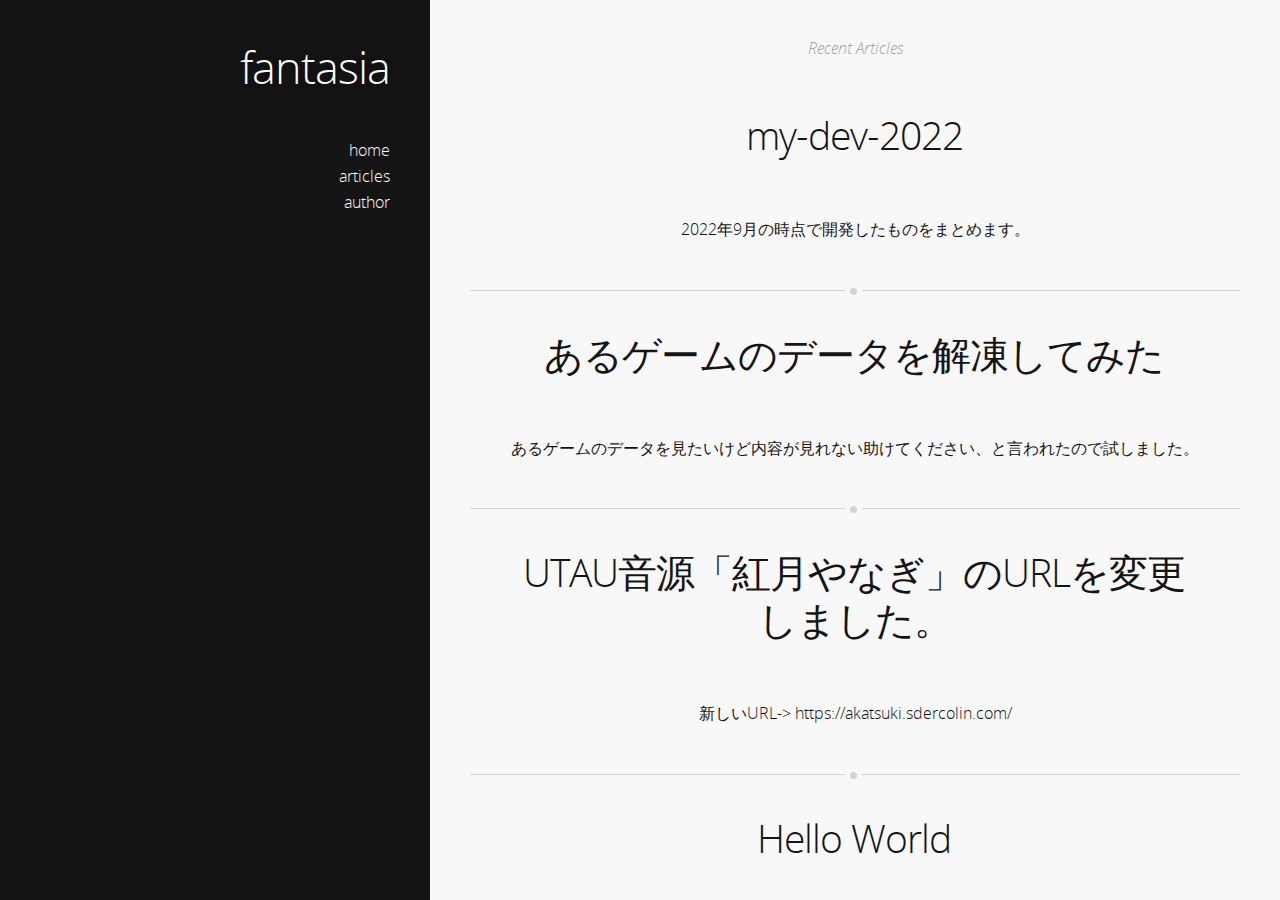
<file: index.html>
<!DOCTYPE html><html lang="en-us"><head><meta charset="UTF-8"><meta http-equiv="X-UA-Compatible" content="IE=edge,chrome=1"><title>fantasia</title><meta name="description"><meta name="generator" content="fantasia"><meta name="author" content="sdercolin"><meta name="keywords"><meta name="HandheldFriendly" content="True"><meta name="MobileOptimized" content="320"><meta name="viewport" content="width=device-width,initial-scale=1.0,maximum-scale=1,user-scalable=0"><link rel="stylesheet" type="text/css" href="/styles/screen.css"><link rel="apple-touch-icon" sizes="57x57" href="/images/apple-touch-icon-57x57.png"><link rel="apple-touch-icon" sizes="60x60" href="/images/apple-touch-icon-60x60.png"><link rel="apple-touch-icon" sizes="72x72" href="/images/apple-touch-icon-72x72.png"><link rel="apple-touch-icon" sizes="76x76" href="/images/apple-touch-icon-76x76.png"><link rel="apple-touch-icon" sizes="114x114" href="/images/apple-touch-icon-114x114.png"><link rel="apple-touch-icon" sizes="120x120" href="/images/apple-touch-icon-120x120.png"><link rel="apple-touch-icon" sizes="144x144" href="/images/apple-touch-icon-144x144.png"><link rel="apple-touch-icon" sizes="152x152" href="/images/apple-touch-icon-152x152.png"><link rel="apple-touch-icon" sizes="180x180" href="/images/apple-touch-icon-180x180.png"><link rel="icon" type="image/png" sizes="16x16" href="/images/favicon-16x16.png"><link rel="icon" type="image/png" sizes="32x32" href="/images/favicon-32x32.png"><link rel="icon" type="image/png" sizes="96x96" href="/images/favicon-96x96.png"><link rel="icon" type="image/png" sizes="128x128" href="/images/favicon-128.png"><link rel="icon" type="image/png" sizes="196x196" href="/images/favicon-196x196.png"><meta name="msapplication-TileColor" content="#FFFFFF"><meta name="msapplication-TileImage" content="mstile-144x144.png"><meta name="msapplication-square70x70logo" content="mstile-70x70.png"><meta name="msapplication-square150x150logo" content="mstile-150x150.png"><meta name="msapplication-wide310x150logo" content="mstile-310x150.png"><meta name="msapplication-square310x310logo" content="mstile-310x310.png"><link rel="stylesheet" href="/css/prism.css" type="text/css"></head><body itemscope itemtype="https://schema.org/WebPage"><header itemscope itemtype="https://schema.org/WPHeader"><h1><a href="/" alt="fantasia" title="fantasia" itemprop="headline">fantasia</a></h1><p itemprop="description"></p><nav itemscope itemtype="https://schema.org/SiteNavigationElement"><ul><li itemprop="name"><a href="/ " alt="home" title="home" itemprop="url">home</a></li><li itemprop="name"><a href="/articles" alt="articles" title="articles" itemprop="url">articles</a></li><li itemprop="name"><a href="/author" alt="author" title="author" itemprop="url">author</a></li></ul></nav><div class="space"></div></header><main itemscope itemtype="https://schema.org/Blog"><h4 class="page-title">Recent Articles</h4><a href="/posts/my-dev-2022/" class="article"><article itemscope itemprop="blogPost" itemtype="https://schema.org/BlogPosting" class="item"><h2 itemprop="headline">my-dev-2022</h2><span class="post-meta"></span><p itemprop="text" class="post-excerpt">2022年9月の時点で開発したものをまとめます。</p></article></a><a href="/posts/unzip-dat/" class="article"><article itemscope itemprop="blogPost" itemtype="https://schema.org/BlogPosting" class="item"><h2 itemprop="headline">あるゲームのデータを解凍してみた</h2><span class="post-meta"></span><p itemprop="text" class="post-excerpt">あるゲームのデータを見たいけど内容が見れない助けてください、と言われたので試しました。</p></article></a><a href="/posts/yanagi-migration/" class="article"><article itemscope itemprop="blogPost" itemtype="https://schema.org/BlogPosting" class="item"><h2 itemprop="headline">UTAU音源「紅月やなぎ」のURLを変更しました。</h2><span class="post-meta"></span><p itemprop="text" class="post-excerpt">新しいURL-&gt; https://akatsuki.sdercolin.com/</p></article></a><a href="/posts/hello-world/" class="article"><article itemscope itemprop="blogPost" itemtype="https://schema.org/BlogPosting" class="item"><h2 itemprop="headline">Hello World</h2><span class="post-meta"></span><p itemprop="text" class="post-excerpt">ブロクをはじめました。</p></article></a></main></body></html>
</file>
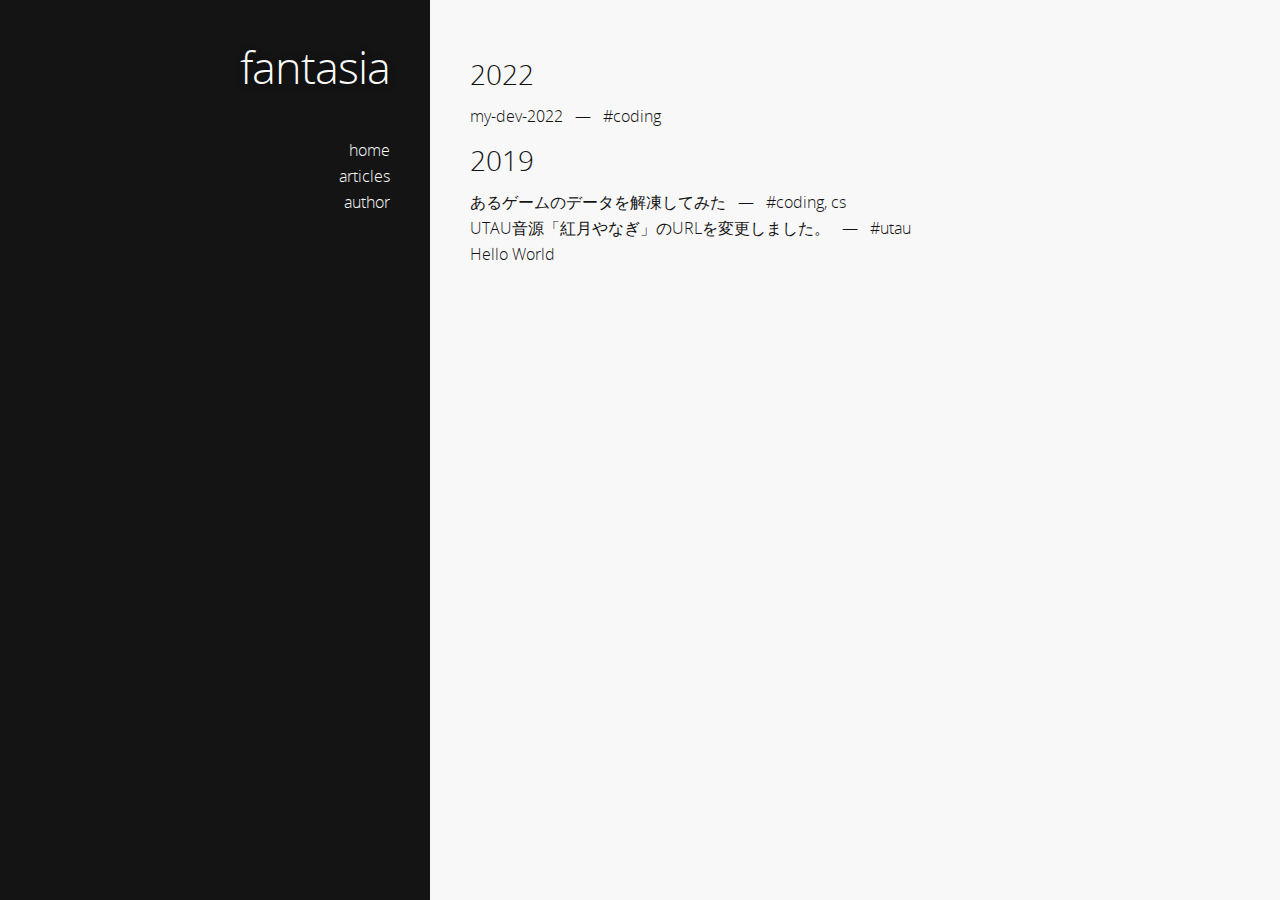
<file: archives/index.html>
<!DOCTYPE html><html lang="en-us"><head><meta charset="UTF-8"><meta http-equiv="X-UA-Compatible" content="IE=edge,chrome=1"><title>fantasia</title><meta name="description"><meta name="generator" content="fantasia"><meta name="author" content="sdercolin"><meta name="keywords"><meta name="HandheldFriendly" content="True"><meta name="MobileOptimized" content="320"><meta name="viewport" content="width=device-width,initial-scale=1.0,maximum-scale=1,user-scalable=0"><link rel="stylesheet" type="text/css" href="/styles/screen.css"><link rel="apple-touch-icon" sizes="57x57" href="/images/apple-touch-icon-57x57.png"><link rel="apple-touch-icon" sizes="60x60" href="/images/apple-touch-icon-60x60.png"><link rel="apple-touch-icon" sizes="72x72" href="/images/apple-touch-icon-72x72.png"><link rel="apple-touch-icon" sizes="76x76" href="/images/apple-touch-icon-76x76.png"><link rel="apple-touch-icon" sizes="114x114" href="/images/apple-touch-icon-114x114.png"><link rel="apple-touch-icon" sizes="120x120" href="/images/apple-touch-icon-120x120.png"><link rel="apple-touch-icon" sizes="144x144" href="/images/apple-touch-icon-144x144.png"><link rel="apple-touch-icon" sizes="152x152" href="/images/apple-touch-icon-152x152.png"><link rel="apple-touch-icon" sizes="180x180" href="/images/apple-touch-icon-180x180.png"><link rel="icon" type="image/png" sizes="16x16" href="/images/favicon-16x16.png"><link rel="icon" type="image/png" sizes="32x32" href="/images/favicon-32x32.png"><link rel="icon" type="image/png" sizes="96x96" href="/images/favicon-96x96.png"><link rel="icon" type="image/png" sizes="128x128" href="/images/favicon-128.png"><link rel="icon" type="image/png" sizes="196x196" href="/images/favicon-196x196.png"><meta name="msapplication-TileColor" content="#FFFFFF"><meta name="msapplication-TileImage" content="mstile-144x144.png"><meta name="msapplication-square70x70logo" content="mstile-70x70.png"><meta name="msapplication-square150x150logo" content="mstile-150x150.png"><meta name="msapplication-wide310x150logo" content="mstile-310x150.png"><meta name="msapplication-square310x310logo" content="mstile-310x310.png"><link rel="stylesheet" href="/css/prism.css" type="text/css"></head><body itemscope itemtype="https://schema.org/WebPage"><header itemscope itemtype="https://schema.org/WPHeader"><h1><a href="/" alt="fantasia" title="fantasia" itemprop="headline">fantasia</a></h1><p itemprop="description"></p><nav itemscope itemtype="https://schema.org/SiteNavigationElement"><ul><li itemprop="name"><a href="/ " alt="home" title="home" itemprop="url">home</a></li><li itemprop="name"><a href="/articles" alt="articles" title="articles" itemprop="url">articles</a></li><li itemprop="name"><a href="/author" alt="author" title="author" itemprop="url">author</a></li></ul></nav><div class="space"></div></header><main itemscope itemtype="https://schema.org/Blog"><article class="full"><h1 itemprop="headline"></h1><h4>2022</h4><ul><li itemprop="name"><a href="/posts/my-dev-2022/" itemprop="url">my-dev-2022</a> &nbsp; &mdash; &nbsp;&nbsp;<a href="/tags/coding" itemprop="url">#coding</a>&nbsp;&nbsp;</li></ul><h4>2019</h4><ul><li itemprop="name"><a href="/posts/unzip-dat/" itemprop="url">あるゲームのデータを解凍してみた</a> &nbsp; &mdash; &nbsp;&nbsp;<a href="/tags/coding, cs" itemprop="url">#coding, cs</a>&nbsp;&nbsp;</li><li><a href="/posts/yanagi-migration/">UTAU音源「紅月やなぎ」のURLを変更しました。</a> &nbsp; &mdash; &nbsp;&nbsp;<a href="/tags/utau" itemprop="url">#utau</a>&nbsp;&nbsp;</li><li><a href="/posts/hello-world/">Hello World</a></li></ul></article></main></body></html>
</file>
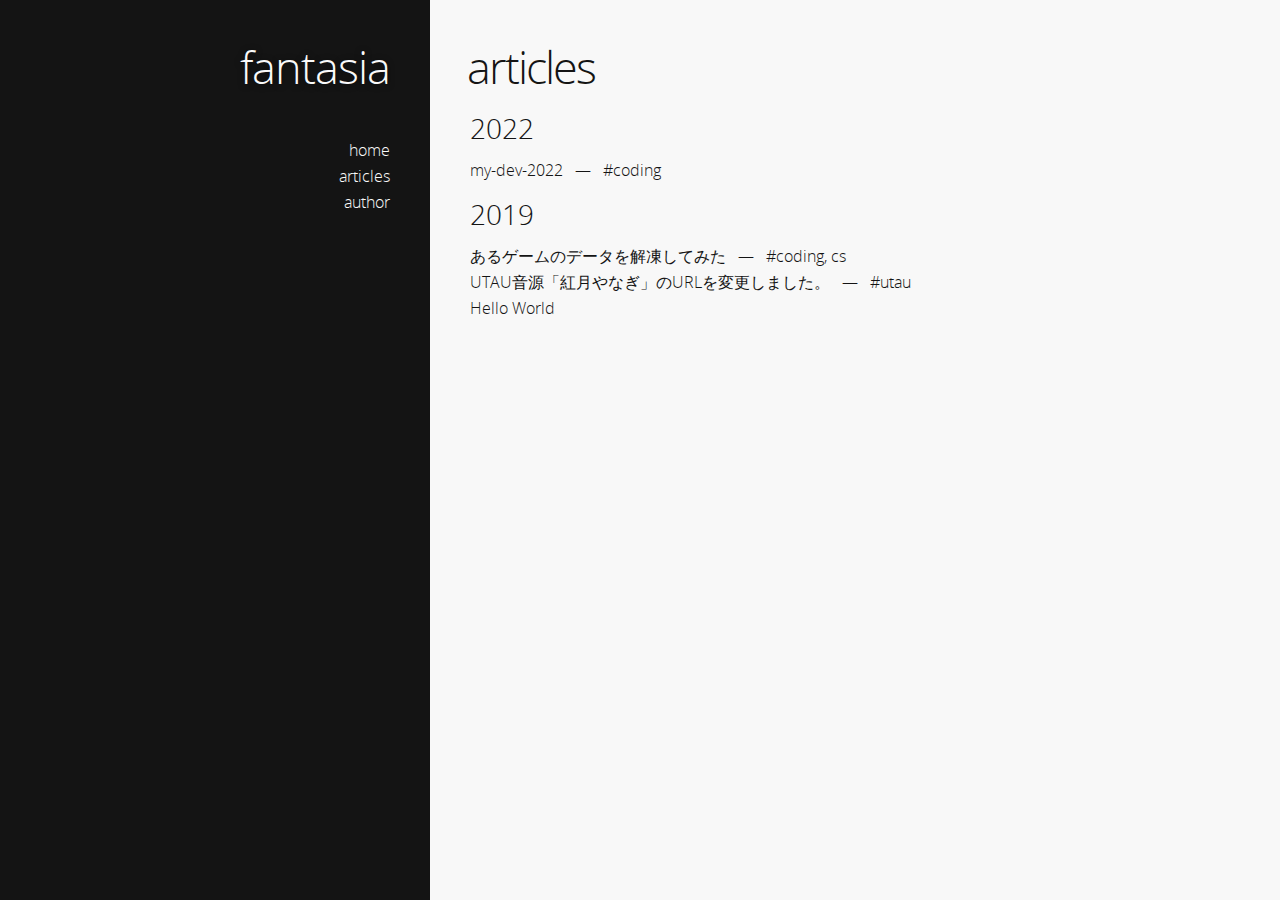
<file: articles/index.html>
<!DOCTYPE html><html lang="en-us"><head><meta charset="UTF-8"><meta http-equiv="X-UA-Compatible" content="IE=edge,chrome=1"><title>articles | fantasia</title><meta name="description"><meta name="generator" content="fantasia"><meta name="author" content="sdercolin"><meta name="keywords"><meta name="HandheldFriendly" content="True"><meta name="MobileOptimized" content="320"><meta name="viewport" content="width=device-width,initial-scale=1.0,maximum-scale=1,user-scalable=0"><link rel="stylesheet" type="text/css" href="/styles/screen.css"><link rel="apple-touch-icon" sizes="57x57" href="/images/apple-touch-icon-57x57.png"><link rel="apple-touch-icon" sizes="60x60" href="/images/apple-touch-icon-60x60.png"><link rel="apple-touch-icon" sizes="72x72" href="/images/apple-touch-icon-72x72.png"><link rel="apple-touch-icon" sizes="76x76" href="/images/apple-touch-icon-76x76.png"><link rel="apple-touch-icon" sizes="114x114" href="/images/apple-touch-icon-114x114.png"><link rel="apple-touch-icon" sizes="120x120" href="/images/apple-touch-icon-120x120.png"><link rel="apple-touch-icon" sizes="144x144" href="/images/apple-touch-icon-144x144.png"><link rel="apple-touch-icon" sizes="152x152" href="/images/apple-touch-icon-152x152.png"><link rel="apple-touch-icon" sizes="180x180" href="/images/apple-touch-icon-180x180.png"><link rel="icon" type="image/png" sizes="16x16" href="/images/favicon-16x16.png"><link rel="icon" type="image/png" sizes="32x32" href="/images/favicon-32x32.png"><link rel="icon" type="image/png" sizes="96x96" href="/images/favicon-96x96.png"><link rel="icon" type="image/png" sizes="128x128" href="/images/favicon-128.png"><link rel="icon" type="image/png" sizes="196x196" href="/images/favicon-196x196.png"><meta name="msapplication-TileColor" content="#FFFFFF"><meta name="msapplication-TileImage" content="mstile-144x144.png"><meta name="msapplication-square70x70logo" content="mstile-70x70.png"><meta name="msapplication-square150x150logo" content="mstile-150x150.png"><meta name="msapplication-wide310x150logo" content="mstile-310x150.png"><meta name="msapplication-square310x310logo" content="mstile-310x310.png"><link rel="stylesheet" href="/css/prism.css" type="text/css"></head><body itemscope itemtype="https://schema.org/WebPage"><header itemscope itemtype="https://schema.org/WPHeader"><h1><a href="/" alt="fantasia" title="fantasia" itemprop="headline">fantasia</a></h1><p itemprop="description"></p><nav itemscope itemtype="https://schema.org/SiteNavigationElement"><ul><li itemprop="name"><a href="/ " alt="home" title="home" itemprop="url">home</a></li><li itemprop="name"><a href="/articles" alt="articles" title="articles" itemprop="url">articles</a></li><li itemprop="name"><a href="/author" alt="author" title="author" itemprop="url">author</a></li></ul></nav><div class="space"></div></header><main itemscope itemtype="https://schema.org/Blog"><article class="full"><h1 itemprop="headline">articles</h1><h4>2022</h4><ul><li itemprop="name"><a href="/posts/my-dev-2022/" itemprop="url">my-dev-2022</a> &nbsp; &mdash; &nbsp;&nbsp;<a href="/tags/coding" itemprop="url">#coding</a>&nbsp;&nbsp;</li></ul><h4>2019</h4><ul><li itemprop="name"><a href="/posts/unzip-dat/" itemprop="url">あるゲームのデータを解凍してみた</a> &nbsp; &mdash; &nbsp;&nbsp;<a href="/tags/coding, cs" itemprop="url">#coding, cs</a>&nbsp;&nbsp;</li><li><a href="/posts/yanagi-migration/">UTAU音源「紅月やなぎ」のURLを変更しました。</a> &nbsp; &mdash; &nbsp;&nbsp;<a href="/tags/utau" itemprop="url">#utau</a>&nbsp;&nbsp;</li><li><a href="/posts/hello-world/">Hello World</a></li></ul></article></main></body></html>
</file>
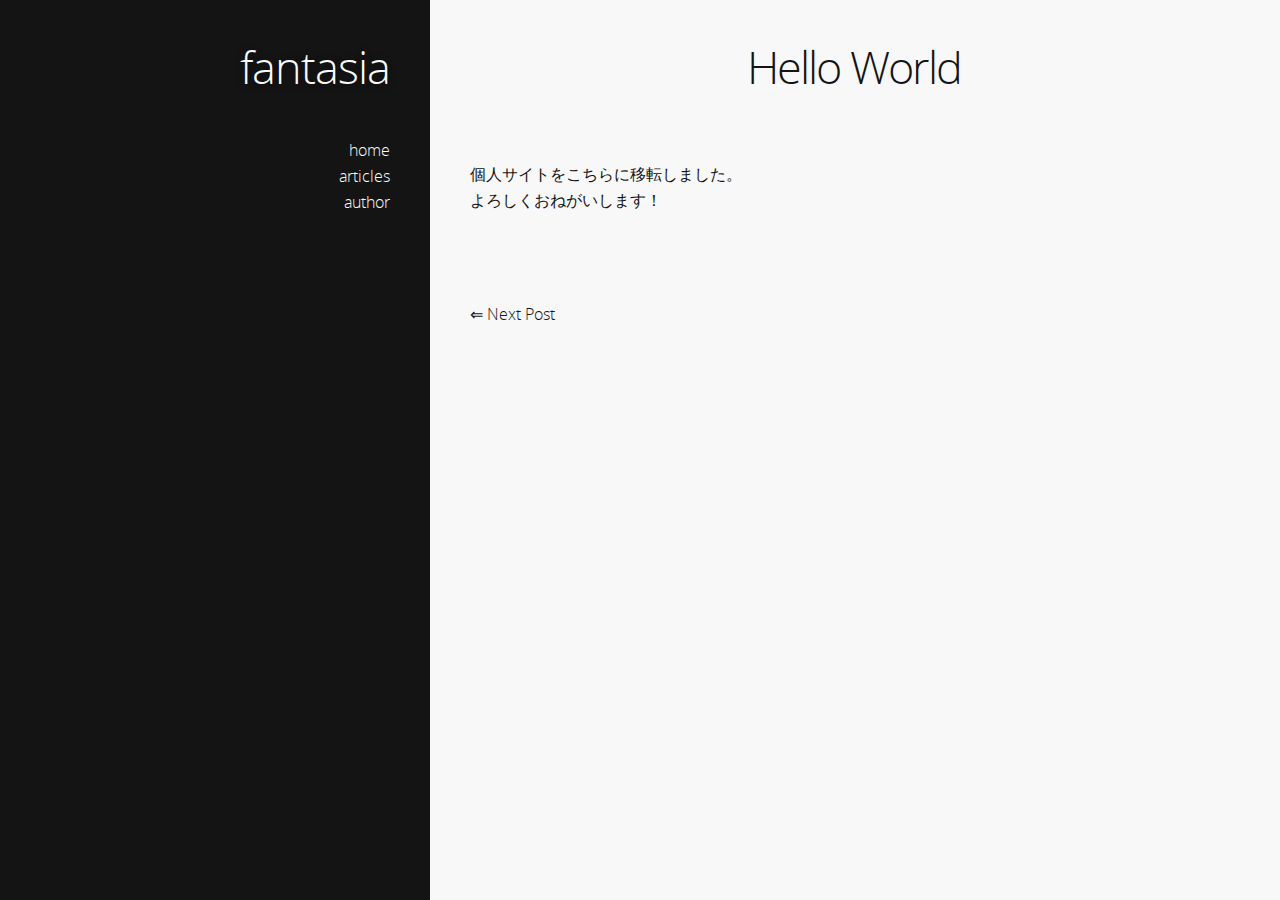
<file: posts/hello-world/index.html>
<!DOCTYPE html><html lang="en-us"><head><meta charset="UTF-8"><meta http-equiv="X-UA-Compatible" content="IE=edge,chrome=1"><title>Hello World | fantasia</title><meta name="description" content="ブロクをはじめました。"><meta name="generator" content="fantasia"><meta name="author" content="sdercolin"><meta name="keywords"><meta name="HandheldFriendly" content="True"><meta name="MobileOptimized" content="320"><meta name="viewport" content="width=device-width,initial-scale=1.0,maximum-scale=1,user-scalable=0"><link rel="stylesheet" type="text/css" href="/styles/screen.css"><link rel="apple-touch-icon" sizes="57x57" href="/images/apple-touch-icon-57x57.png"><link rel="apple-touch-icon" sizes="60x60" href="/images/apple-touch-icon-60x60.png"><link rel="apple-touch-icon" sizes="72x72" href="/images/apple-touch-icon-72x72.png"><link rel="apple-touch-icon" sizes="76x76" href="/images/apple-touch-icon-76x76.png"><link rel="apple-touch-icon" sizes="114x114" href="/images/apple-touch-icon-114x114.png"><link rel="apple-touch-icon" sizes="120x120" href="/images/apple-touch-icon-120x120.png"><link rel="apple-touch-icon" sizes="144x144" href="/images/apple-touch-icon-144x144.png"><link rel="apple-touch-icon" sizes="152x152" href="/images/apple-touch-icon-152x152.png"><link rel="apple-touch-icon" sizes="180x180" href="/images/apple-touch-icon-180x180.png"><link rel="icon" type="image/png" sizes="16x16" href="/images/favicon-16x16.png"><link rel="icon" type="image/png" sizes="32x32" href="/images/favicon-32x32.png"><link rel="icon" type="image/png" sizes="96x96" href="/images/favicon-96x96.png"><link rel="icon" type="image/png" sizes="128x128" href="/images/favicon-128.png"><link rel="icon" type="image/png" sizes="196x196" href="/images/favicon-196x196.png"><meta name="msapplication-TileColor" content="#FFFFFF"><meta name="msapplication-TileImage" content="mstile-144x144.png"><meta name="msapplication-square70x70logo" content="mstile-70x70.png"><meta name="msapplication-square150x150logo" content="mstile-150x150.png"><meta name="msapplication-wide310x150logo" content="mstile-310x150.png"><meta name="msapplication-square310x310logo" content="mstile-310x310.png"><link rel="stylesheet" href="/css/prism.css" type="text/css"></head><body itemscope itemtype="https://schema.org/WebPage"><header itemscope itemtype="https://schema.org/WPHeader"><h1><a href="/" alt="fantasia" title="fantasia" itemprop="headline">fantasia</a></h1><p itemprop="description"></p><nav itemscope itemtype="https://schema.org/SiteNavigationElement"><ul><li itemprop="name"><a href="/ " alt="home" title="home" itemprop="url">home</a></li><li itemprop="name"><a href="/articles" alt="articles" title="articles" itemprop="url">articles</a></li><li itemprop="name"><a href="/author" alt="author" title="author" itemprop="url">author</a></li></ul></nav><div class="space"></div></header><main itemscope itemtype="https://schema.org/Blog"><article class="full"><h1 itemprop="headline" class="post-heading">Hello World</h1><span class="post-meta"></span><br><br><p>個人サイトをこちらに移転しました。<br>よろしくおねがいします！</p>
</article><br><br><span class="prev-post"><a href="/posts/yanagi-migration/" itemprop="url">⇐ Next Post </a></span><br><br><br></main></body></html>
</file>
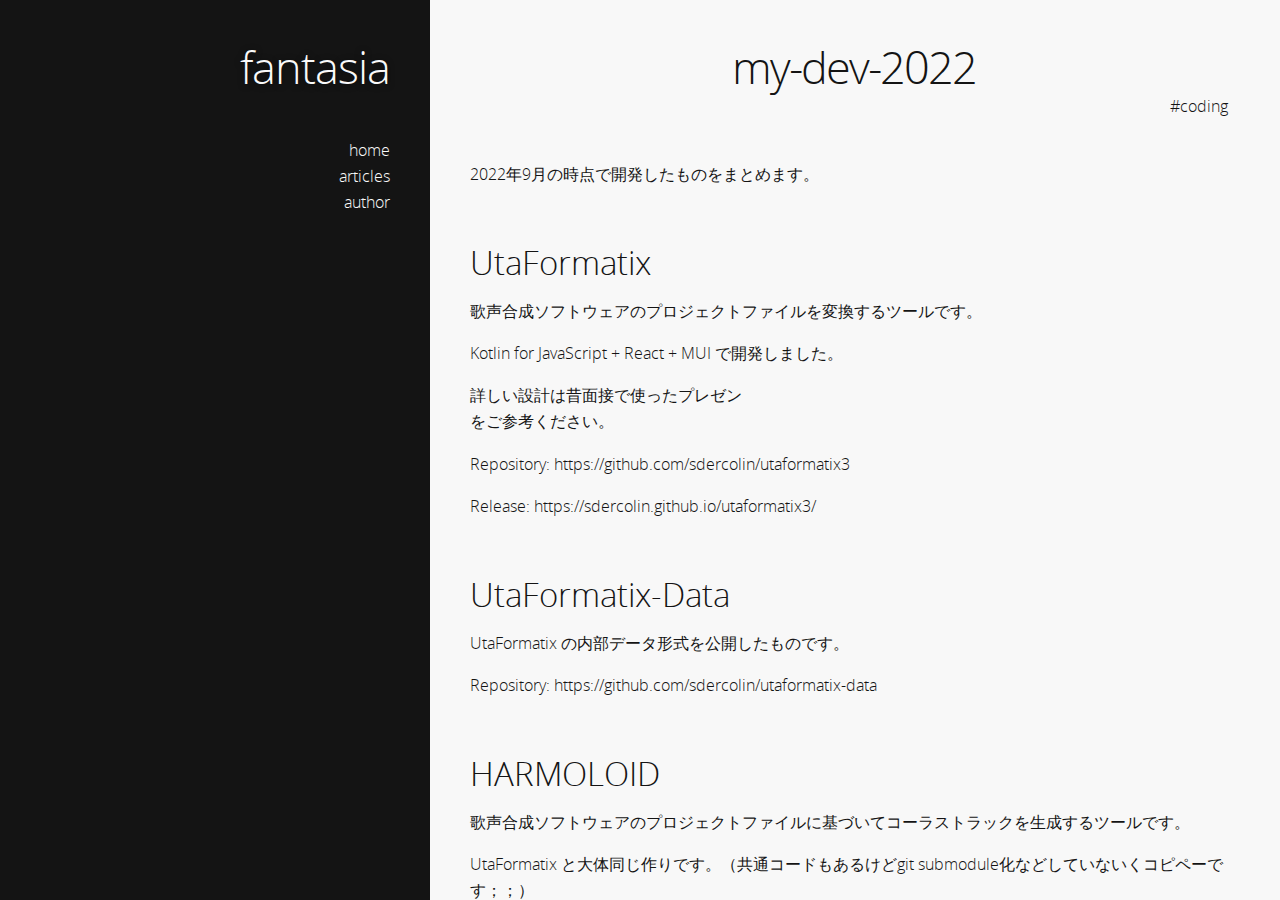
<file: posts/my-dev-2022/index.html>
<!DOCTYPE html><html lang="en-us"><head><meta charset="UTF-8"><meta http-equiv="X-UA-Compatible" content="IE=edge,chrome=1"><title>my-dev-2022 | fantasia</title><meta name="description" content="2022年9月の時点で開発したものをまとめます。"><meta name="generator" content="fantasia"><meta name="author" content="sdercolin"><meta name="keywords"><meta name="HandheldFriendly" content="True"><meta name="MobileOptimized" content="320"><meta name="viewport" content="width=device-width,initial-scale=1.0,maximum-scale=1,user-scalable=0"><link rel="stylesheet" type="text/css" href="/styles/screen.css"><link rel="apple-touch-icon" sizes="57x57" href="/images/apple-touch-icon-57x57.png"><link rel="apple-touch-icon" sizes="60x60" href="/images/apple-touch-icon-60x60.png"><link rel="apple-touch-icon" sizes="72x72" href="/images/apple-touch-icon-72x72.png"><link rel="apple-touch-icon" sizes="76x76" href="/images/apple-touch-icon-76x76.png"><link rel="apple-touch-icon" sizes="114x114" href="/images/apple-touch-icon-114x114.png"><link rel="apple-touch-icon" sizes="120x120" href="/images/apple-touch-icon-120x120.png"><link rel="apple-touch-icon" sizes="144x144" href="/images/apple-touch-icon-144x144.png"><link rel="apple-touch-icon" sizes="152x152" href="/images/apple-touch-icon-152x152.png"><link rel="apple-touch-icon" sizes="180x180" href="/images/apple-touch-icon-180x180.png"><link rel="icon" type="image/png" sizes="16x16" href="/images/favicon-16x16.png"><link rel="icon" type="image/png" sizes="32x32" href="/images/favicon-32x32.png"><link rel="icon" type="image/png" sizes="96x96" href="/images/favicon-96x96.png"><link rel="icon" type="image/png" sizes="128x128" href="/images/favicon-128.png"><link rel="icon" type="image/png" sizes="196x196" href="/images/favicon-196x196.png"><meta name="msapplication-TileColor" content="#FFFFFF"><meta name="msapplication-TileImage" content="mstile-144x144.png"><meta name="msapplication-square70x70logo" content="mstile-70x70.png"><meta name="msapplication-square150x150logo" content="mstile-150x150.png"><meta name="msapplication-wide310x150logo" content="mstile-310x150.png"><meta name="msapplication-square310x310logo" content="mstile-310x310.png"><link rel="stylesheet" href="/css/prism.css" type="text/css"></head><body itemscope itemtype="https://schema.org/WebPage"><header itemscope itemtype="https://schema.org/WPHeader"><h1><a href="/" alt="fantasia" title="fantasia" itemprop="headline">fantasia</a></h1><p itemprop="description"></p><nav itemscope itemtype="https://schema.org/SiteNavigationElement"><ul><li itemprop="name"><a href="/ " alt="home" title="home" itemprop="url">home</a></li><li itemprop="name"><a href="/articles" alt="articles" title="articles" itemprop="url">articles</a></li><li itemprop="name"><a href="/author" alt="author" title="author" itemprop="url">author</a></li></ul></nav><div class="space"></div></header><main itemscope itemtype="https://schema.org/Blog"><article class="full"><h1 itemprop="headline" class="post-heading">my-dev-2022</h1><span class="page-tag-anchor"><a href="/tags/coding" itemprop="url">#coding
&nbsp;&nbsp;</a></span><span class="post-meta"></span><br><br><p>2022年9月の時点で開発したものをまとめます。</p>
<p>&nbsp;</p>
<h3 id="UtaFormatix"><a href="#UtaFormatix" class="headerlink" title="UtaFormatix"></a>UtaFormatix</h3><p>歌声合成ソフトウェアのプロジェクトファイルを変換するツールです。</p>
<p>Kotlin for JavaScript + React + MUI で開発しました。</p>
<p>詳しい設計は<a href="https://docs.google.com/presentation/d/1bRupSfrmOc4CV1yBL2IxD2MNSqRXTCAQ/edit?usp=sharing&amp;ouid=109277099970585519120&amp;rtpof=true&amp;sd=true" target="_blank" rel="noopener">昔面接で使ったプレゼン</a><br>をご参考ください。</p>
<p>Repository: <a href="https://github.com/sdercolin/utaformatix3" target="_blank" rel="noopener">https://github.com/sdercolin/utaformatix3</a></p>
<p>Release: <a href="https://sdercolin.github.io/utaformatix3/" target="_blank" rel="noopener">https://sdercolin.github.io/utaformatix3/</a></p>
<p>&nbsp;</p>
<h3 id="UtaFormatix-Data"><a href="#UtaFormatix-Data" class="headerlink" title="UtaFormatix-Data"></a>UtaFormatix-Data</h3><p>UtaFormatix の内部データ形式を公開したものです。</p>
<p>Repository: <a href="https://github.com/sdercolin/utaformatix-data" target="_blank" rel="noopener">https://github.com/sdercolin/utaformatix-data</a></p>
<p>&nbsp;</p>
<h3 id="HARMOLOID"><a href="#HARMOLOID" class="headerlink" title="HARMOLOID"></a>HARMOLOID</h3><p>歌声合成ソフトウェアのプロジェクトファイルに基づいてコーラストラックを生成するツールです。</p>
<p>UtaFormatix と大体同じ作りです。（共通コードもあるけどgit submodule化などしていないくコピペーです；；）</p>
<p>コアロジックをライブラリーとして抽出してあります。</p>
<p>Repository: <a href="https://github.com/sdercolin/harmoloid2" target="_blank" rel="noopener">https://github.com/sdercolin/harmoloid2</a></p>
<p>Core library repository: <a href="https://github.com/sdercolin/harmoloid-core-kt" target="_blank" rel="noopener">https://github.com/sdercolin/harmoloid-core-kt</a></p>
<p>Release: <a href="https://sdercolin.github.io/harmoloid2/" target="_blank" rel="noopener">https://sdercolin.github.io/harmoloid2/</a></p>
<p>&nbsp;</p>
<h3 id="vLabeler"><a href="#vLabeler" class="headerlink" title="vLabeler"></a>vLabeler</h3><p>音声データのラベリングアプリです。</p>
<p><code>Labeler</code> と命名したConfigファイルでラベリングの仕様を定義できるように設計しました。</p>
<p>現時点では <code>oto labeler</code> でUTAUの原音設定を対応し、 <code>sinsy lab labeler</code> で NNSVS/ENUNU のラベリングを対応しています。</p>
<p>Compose Desktop (on JVM) で開発しています。Alpha段階です。</p>
<p>Repository / Release: <a href="https://github.com/sdercolin/vlabeler" target="_blank" rel="noopener">https://github.com/sdercolin/vlabeler</a></p>
<p>vLabeler / UtaFormatix / HARMOLOID に関する問い合わせ・討論などはこちらの <a href="https://discord.gg/TyEcQ6P73y" target="_blank" rel="noopener">Discord サーバー</a><br>をご参加ください。</p>
<p>&nbsp;</p>
<h3 id="その他"><a href="#その他" class="headerlink" title="その他"></a>その他</h3><h4 id="LongWavOtoHelper"><a href="#LongWavOtoHelper" class="headerlink" title="LongWavOtoHelper"></a><a href="https://github.com/sdercolin/LongWavOtoHelper" target="_blank" rel="noopener">LongWavOtoHelper</a></h4><p>setParams は長いwavの対応には問題があるので、「分割-&gt;ラベリング-&gt;統合」をするツールです。(Windowsのみ)</p>
<h4 id="reclist-gen-cvvc"><a href="#reclist-gen-cvvc" class="headerlink" title="reclist-gen-cvvc"></a><a href="https://github.com/sdercolin/reclist-gen-cvvc" target="_blank" rel="noopener">reclist-gen-cvvc</a></h4><p>UTAU CVVCのReclist を生成する Python application です。</p>
<h4 id="deskit"><a href="#deskit" class="headerlink" title="deskit"></a><a href="https://github.com/sdercolin/deskit" target="_blank" rel="noopener">deskit</a></h4><p>Flutter の勉強で作ったカードゲームなどで使うツールボックスです（ダイス、タイマーなど）。</p>
<p>基本は完成したのですが、Release までしていなくて。。（Apple developer licenceまで買ったのに。。）</p>
<h4 id="UTAUTools"><a href="#UTAUTools" class="headerlink" title="UTAUTools"></a><a href="https://github.com/sdercolin/UTAUTools" target="_blank" rel="noopener">UTAUTools</a></h4><ul>
<li>USTRESET: UST をまとめて設定するツールです（Windows、中国語のみ）。<a href="https://akatsuki.sdercolin.com/ustreset/" target="_blank" rel="noopener">Release</a></li>
<li>X-SAMPALizer: なんのためか忘れた</li>
<li>oto2ust: oto.ini の全音を含む ust を作るツールです。<a href="https://akatsuki.sdercolin.com/oto2ust/" target="_blank" rel="noopener">Release</a></li>
</ul>
<h4 id="bankoku-tcg-com"><a href="#bankoku-tcg-com" class="headerlink" title="bankoku-tcg.com"></a><a href="https://bankoku-tcg.com/" target="_blank" rel="noopener">bankoku-tcg.com</a></h4><p>友人のカードショップの通販サイトです。<br>OpenCart で開発しました。</p>
</article><br><br><span class="next-post"><a href="/posts/unzip-dat/" itemprop="url">Older Post ⇒</a></span><br><br><br></main></body></html>
</file>
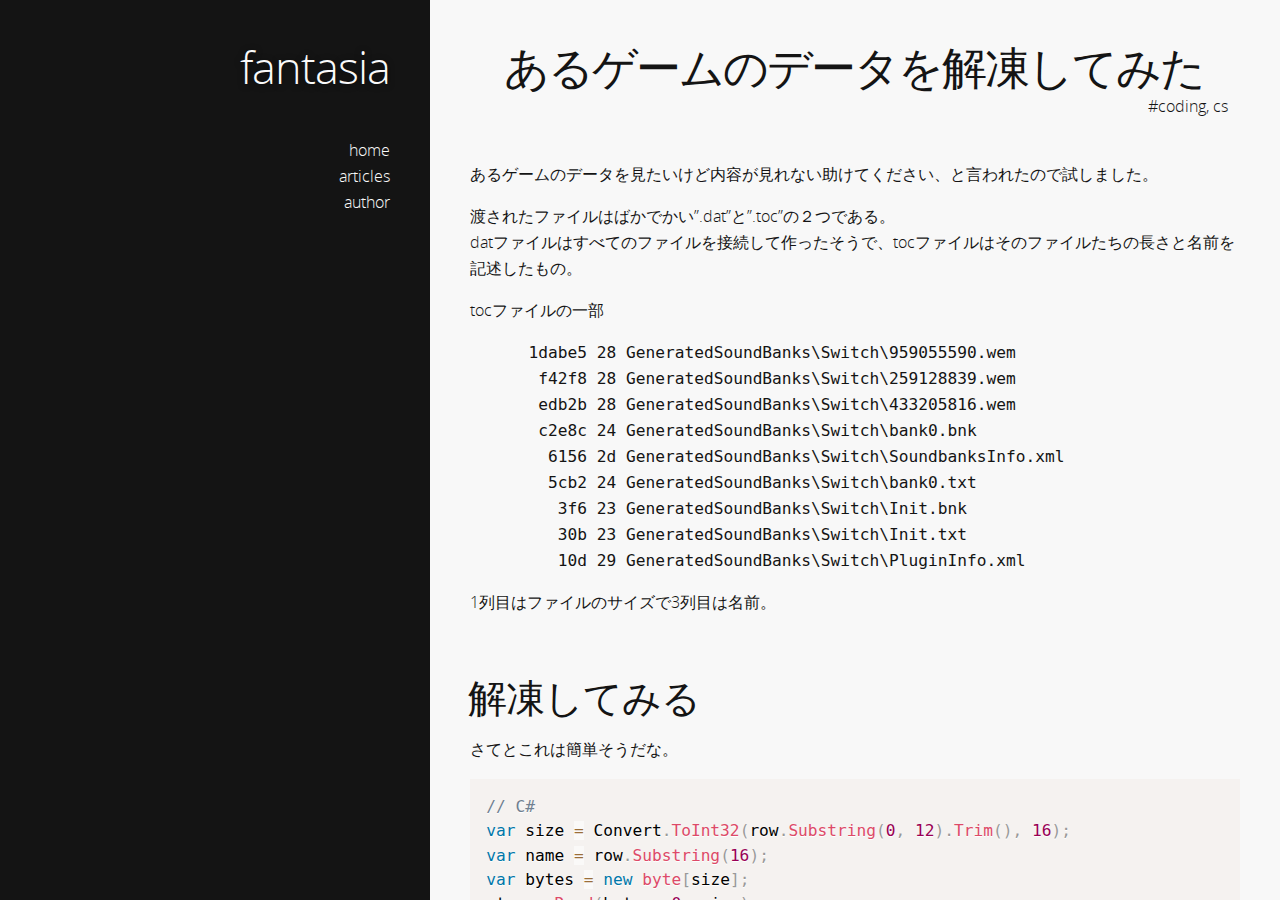
<file: posts/unzip-dat/index.html>
<!DOCTYPE html><html lang="en-us"><head><meta charset="UTF-8"><meta http-equiv="X-UA-Compatible" content="IE=edge,chrome=1"><title>あるゲームのデータを解凍してみた | fantasia</title><meta name="description" content="あるゲームのデータを見たいけど内容が見れない助けてください、と言われたので試しました。"><meta name="generator" content="fantasia"><meta name="author" content="sdercolin"><meta name="keywords"><meta name="HandheldFriendly" content="True"><meta name="MobileOptimized" content="320"><meta name="viewport" content="width=device-width,initial-scale=1.0,maximum-scale=1,user-scalable=0"><link rel="stylesheet" type="text/css" href="/styles/screen.css"><link rel="apple-touch-icon" sizes="57x57" href="/images/apple-touch-icon-57x57.png"><link rel="apple-touch-icon" sizes="60x60" href="/images/apple-touch-icon-60x60.png"><link rel="apple-touch-icon" sizes="72x72" href="/images/apple-touch-icon-72x72.png"><link rel="apple-touch-icon" sizes="76x76" href="/images/apple-touch-icon-76x76.png"><link rel="apple-touch-icon" sizes="114x114" href="/images/apple-touch-icon-114x114.png"><link rel="apple-touch-icon" sizes="120x120" href="/images/apple-touch-icon-120x120.png"><link rel="apple-touch-icon" sizes="144x144" href="/images/apple-touch-icon-144x144.png"><link rel="apple-touch-icon" sizes="152x152" href="/images/apple-touch-icon-152x152.png"><link rel="apple-touch-icon" sizes="180x180" href="/images/apple-touch-icon-180x180.png"><link rel="icon" type="image/png" sizes="16x16" href="/images/favicon-16x16.png"><link rel="icon" type="image/png" sizes="32x32" href="/images/favicon-32x32.png"><link rel="icon" type="image/png" sizes="96x96" href="/images/favicon-96x96.png"><link rel="icon" type="image/png" sizes="128x128" href="/images/favicon-128.png"><link rel="icon" type="image/png" sizes="196x196" href="/images/favicon-196x196.png"><meta name="msapplication-TileColor" content="#FFFFFF"><meta name="msapplication-TileImage" content="mstile-144x144.png"><meta name="msapplication-square70x70logo" content="mstile-70x70.png"><meta name="msapplication-square150x150logo" content="mstile-150x150.png"><meta name="msapplication-wide310x150logo" content="mstile-310x150.png"><meta name="msapplication-square310x310logo" content="mstile-310x310.png"><link rel="stylesheet" href="/css/prism.css" type="text/css"></head><body itemscope itemtype="https://schema.org/WebPage"><header itemscope itemtype="https://schema.org/WPHeader"><h1><a href="/" alt="fantasia" title="fantasia" itemprop="headline">fantasia</a></h1><p itemprop="description"></p><nav itemscope itemtype="https://schema.org/SiteNavigationElement"><ul><li itemprop="name"><a href="/ " alt="home" title="home" itemprop="url">home</a></li><li itemprop="name"><a href="/articles" alt="articles" title="articles" itemprop="url">articles</a></li><li itemprop="name"><a href="/author" alt="author" title="author" itemprop="url">author</a></li></ul></nav><div class="space"></div></header><main itemscope itemtype="https://schema.org/Blog"><article class="full"><h1 itemprop="headline" class="post-heading">あるゲームのデータを解凍してみた</h1><span class="page-tag-anchor"><a href="/tags/coding, cs" itemprop="url">#coding, cs
&nbsp;&nbsp;</a></span><span class="post-meta"></span><br><br><p>あるゲームのデータを見たいけど内容が見れない助けてください、と言われたので試しました。</p>
<p>渡されたファイルはばかでかい”.dat”と”.toc”の２つである。<br>datファイルはすべてのファイルを接続して作ったそうで、tocファイルはそのファイルたちの長さと名前を記述したもの。</p>
<p>tocファイルの一部</p>
<pre><code>      1dabe5 28 GeneratedSoundBanks\Switch\959055590.wem
       f42f8 28 GeneratedSoundBanks\Switch\259128839.wem
       edb2b 28 GeneratedSoundBanks\Switch\433205816.wem
       c2e8c 24 GeneratedSoundBanks\Switch\bank0.bnk
        6156 2d GeneratedSoundBanks\Switch\SoundbanksInfo.xml
        5cb2 24 GeneratedSoundBanks\Switch\bank0.txt
         3f6 23 GeneratedSoundBanks\Switch\Init.bnk
         30b 23 GeneratedSoundBanks\Switch\Init.txt
         10d 29 GeneratedSoundBanks\Switch\PluginInfo.xml
</code></pre><p>1列目はファイルのサイズで3列目は名前。</p>
<p>&nbsp;</p>
<h2 id="解凍してみる"><a href="#解凍してみる" class="headerlink" title="解凍してみる"></a>解凍してみる</h2><p>さてとこれは簡単そうだな。</p>
<pre class=" language-csharp"><code class="language-csharp"><span class="token comment" spellcheck="true">// C#</span>
<span class="token keyword">var</span> size <span class="token operator">=</span> Convert<span class="token punctuation">.</span><span class="token function">ToInt32</span><span class="token punctuation">(</span>row<span class="token punctuation">.</span><span class="token function">Substring</span><span class="token punctuation">(</span><span class="token number">0</span><span class="token punctuation">,</span> <span class="token number">12</span><span class="token punctuation">)</span><span class="token punctuation">.</span><span class="token function">Trim</span><span class="token punctuation">(</span><span class="token punctuation">)</span><span class="token punctuation">,</span> <span class="token number">16</span><span class="token punctuation">)</span><span class="token punctuation">;</span>
<span class="token keyword">var</span> name <span class="token operator">=</span> row<span class="token punctuation">.</span><span class="token function">Substring</span><span class="token punctuation">(</span><span class="token number">16</span><span class="token punctuation">)</span><span class="token punctuation">;</span>
<span class="token keyword">var</span> bytes <span class="token operator">=</span> <span class="token keyword">new</span> <span class="token class-name">byte</span><span class="token punctuation">[</span>size<span class="token punctuation">]</span><span class="token punctuation">;</span>
stream<span class="token punctuation">.</span><span class="token function">Read</span><span class="token punctuation">(</span>bytes<span class="token punctuation">,</span> <span class="token number">0</span><span class="token punctuation">,</span> size<span class="token punctuation">)</span><span class="token punctuation">;</span>
<span class="token keyword">var</span> dir <span class="token operator">=</span> <span class="token keyword">new</span> <span class="token class-name">FileInfo</span><span class="token punctuation">(</span>name<span class="token punctuation">)</span><span class="token punctuation">.</span>Directory<span class="token punctuation">;</span>
<span class="token keyword">if</span> <span class="token punctuation">(</span>dir <span class="token operator">!=</span> <span class="token keyword">null</span><span class="token punctuation">)</span>
<span class="token punctuation">{</span>
    Directory<span class="token punctuation">.</span><span class="token function">CreateDirectory</span><span class="token punctuation">(</span>dir<span class="token punctuation">.</span>FullName<span class="token punctuation">)</span><span class="token punctuation">;</span>
<span class="token punctuation">}</span>
File<span class="token punctuation">.</span><span class="token function">WriteAllBytes</span><span class="token punctuation">(</span>name<span class="token punctuation">,</span> bytes<span class="token punctuation">)</span><span class="token punctuation">;</span>
</code></pre>
<p>行ごとに以上のコード実行すれば行けるんじゃね？</p>
<p>と思ったらだめだった。<br>解凍されたほとんどのファイルは開かない。</p>
<p>&nbsp;</p>
<h2 id="間違い探し"><a href="#間違い探し" class="headerlink" title="間違い探し"></a>間違い探し</h2><p>そこで詳しくファイルの内容を見る。</p>
<p>幸い連続しているtxtとxmlファイルがあるので読める。<br>winhexでByte単位でよく見たらファイルの間に確かに<code>00</code>が追加されている。</p>
<p>さらに計算してみたら記載されている全てのファイルのサイズの合計はdatのサイズよりも小さい。その差はファイル数の約1.46倍。</p>
<p>んんん？？</p>
<p>1.46倍？？？</p>
<p>セパレータとして追加しているのではないのか？？</p>
<p>…</p>
<p>&nbsp;</p>
<h2 id="とりあえず空白をskipしよう"><a href="#とりあえず空白をskipしよう" class="headerlink" title="とりあえず空白をskipしよう"></a>とりあえず空白をskipしよう</h2><p>一つのファイルを読み込んだ後、<code>00</code>を全部skipsして、初めて<code>00</code>ではないByteから次のファイルの読み込みを始めるというのはどうだろう。</p>
<p>試したら、半分ぐらいのファイルは正しく解凍された！！！</p>
<p>嬉しいけど。どうやらもともと<code>00</code>から始まるファイルがあるらしい。</p>
<p>一体どうやって<code>00</code>の数を決めたんだ？？</p>
<p>&nbsp;</p>
<h2 id="こういう時はlogしよう"><a href="#こういう時はlogしよう" class="headerlink" title="こういう時はlogしよう"></a>こういう時はlogしよう</h2><p>とりあえずlog出してskipした<code>00</code>の数を見る。</p>
<p>0,2,1,3,0,2,2,1,…</p>
<p>あら？0~3ではないか。</p>
<p>4の倍数になるため足してるのでは？？</p>
<p>正解だった。</p>
<p>ファイルのサイズ+空白の数=4の倍数になるように足しているのだ。</p>
<p>そこまでわかったら簡単だよね。</p>
<p>無事解凍できた。</p>
<p>コード張るわ。</p>
<pre class=" language-csharp"><code class="language-csharp"><span class="token comment" spellcheck="true">// C#</span>
<span class="token keyword">using</span> System<span class="token punctuation">;</span>
<span class="token keyword">using</span> System<span class="token punctuation">.</span>IO<span class="token punctuation">;</span>
<span class="token keyword">using</span> System<span class="token punctuation">.</span>Linq<span class="token punctuation">;</span>

<span class="token keyword">namespace</span> dat_unzipper
<span class="token punctuation">{</span>
    <span class="token keyword">internal</span> <span class="token keyword">class</span> <span class="token class-name">Program</span>
    <span class="token punctuation">{</span>
        <span class="token keyword">private</span> <span class="token keyword">static</span> <span class="token keyword">void</span> <span class="token function">Main</span><span class="token punctuation">(</span><span class="token keyword">string</span><span class="token punctuation">[</span><span class="token punctuation">]</span> args<span class="token punctuation">)</span>
        <span class="token punctuation">{</span>
            <span class="token keyword">var</span> datPath <span class="token operator">=</span> <span class="token string">"DATA.dat"</span><span class="token punctuation">;</span>
            <span class="token keyword">var</span> tocPath <span class="token operator">=</span> <span class="token string">"DATA.toc"</span><span class="token punctuation">;</span>

            <span class="token keyword">var</span> toc <span class="token operator">=</span> File<span class="token punctuation">.</span><span class="token function">ReadAllLines</span><span class="token punctuation">(</span>tocPath<span class="token punctuation">)</span><span class="token punctuation">.</span><span class="token function">ToList</span><span class="token punctuation">(</span><span class="token punctuation">)</span><span class="token punctuation">.</span><span class="token function">Skip</span><span class="token punctuation">(</span><span class="token number">1</span><span class="token punctuation">)</span><span class="token punctuation">;</span>
            <span class="token keyword">var</span> stream <span class="token operator">=</span> <span class="token keyword">new</span> <span class="token class-name">FileStream</span><span class="token punctuation">(</span>datPath<span class="token punctuation">,</span> FileMode<span class="token punctuation">.</span>Open<span class="token punctuation">)</span><span class="token punctuation">;</span>
            <span class="token keyword">foreach</span> <span class="token punctuation">(</span><span class="token keyword">var</span> row <span class="token keyword">in</span> toc<span class="token punctuation">)</span>
            <span class="token punctuation">{</span>
                <span class="token keyword">var</span> size <span class="token operator">=</span> Convert<span class="token punctuation">.</span><span class="token function">ToInt32</span><span class="token punctuation">(</span>row<span class="token punctuation">.</span><span class="token function">Substring</span><span class="token punctuation">(</span><span class="token number">0</span><span class="token punctuation">,</span> <span class="token number">12</span><span class="token punctuation">)</span><span class="token punctuation">.</span><span class="token function">Trim</span><span class="token punctuation">(</span><span class="token punctuation">)</span><span class="token punctuation">,</span> <span class="token number">16</span><span class="token punctuation">)</span><span class="token punctuation">;</span>
                <span class="token keyword">var</span> name <span class="token operator">=</span> row<span class="token punctuation">.</span><span class="token function">Substring</span><span class="token punctuation">(</span><span class="token number">16</span><span class="token punctuation">)</span><span class="token punctuation">;</span>
                Console<span class="token punctuation">.</span><span class="token function">WriteLine</span><span class="token punctuation">(</span><span class="token keyword">string</span><span class="token punctuation">.</span><span class="token function">Format</span><span class="token punctuation">(</span><span class="token string">"Reading {0} of {1} bytes..."</span><span class="token punctuation">,</span> name<span class="token punctuation">,</span> size<span class="token punctuation">)</span><span class="token punctuation">)</span><span class="token punctuation">;</span>
                <span class="token keyword">var</span> bytes <span class="token operator">=</span> <span class="token keyword">new</span> <span class="token class-name">byte</span><span class="token punctuation">[</span>size<span class="token punctuation">]</span><span class="token punctuation">;</span>
                <span class="token keyword">var</span> read <span class="token operator">=</span> stream<span class="token punctuation">.</span><span class="token function">Read</span><span class="token punctuation">(</span>bytes<span class="token punctuation">,</span> <span class="token number">0</span><span class="token punctuation">,</span> size<span class="token punctuation">)</span><span class="token punctuation">;</span>
                <span class="token keyword">if</span> <span class="token punctuation">(</span>read <span class="token operator">==</span> <span class="token number">0</span><span class="token punctuation">)</span>
                <span class="token punctuation">{</span>
                    <span class="token keyword">throw</span> <span class="token keyword">new</span> <span class="token class-name">EndOfStreamException</span><span class="token punctuation">(</span><span class="token punctuation">)</span><span class="token punctuation">;</span>
                <span class="token punctuation">}</span>
                <span class="token keyword">var</span> dir <span class="token operator">=</span> <span class="token keyword">new</span> <span class="token class-name">FileInfo</span><span class="token punctuation">(</span>name<span class="token punctuation">)</span><span class="token punctuation">.</span>Directory<span class="token punctuation">;</span>
                <span class="token keyword">if</span> <span class="token punctuation">(</span>dir <span class="token operator">!=</span> <span class="token keyword">null</span><span class="token punctuation">)</span>
                <span class="token punctuation">{</span>
                    Directory<span class="token punctuation">.</span><span class="token function">CreateDirectory</span><span class="token punctuation">(</span>dir<span class="token punctuation">.</span>FullName<span class="token punctuation">)</span><span class="token punctuation">;</span>
                <span class="token punctuation">}</span>
                File<span class="token punctuation">.</span><span class="token function">WriteAllBytes</span><span class="token punctuation">(</span>name<span class="token punctuation">,</span> bytes<span class="token punctuation">)</span><span class="token punctuation">;</span>
                Console<span class="token punctuation">.</span><span class="token function">WriteLine</span><span class="token punctuation">(</span><span class="token keyword">string</span><span class="token punctuation">.</span><span class="token function">Format</span><span class="token punctuation">(</span><span class="token string">"Successfully written {0}."</span><span class="token punctuation">,</span> name<span class="token punctuation">)</span><span class="token punctuation">)</span><span class="token punctuation">;</span>

                <span class="token keyword">var</span> blankCount <span class="token operator">=</span> <span class="token number">4</span> <span class="token operator">-</span> size <span class="token operator">%</span> <span class="token number">4</span><span class="token punctuation">;</span>
                <span class="token keyword">if</span> <span class="token punctuation">(</span>blankCount <span class="token operator">==</span> <span class="token number">4</span><span class="token punctuation">)</span>
                <span class="token punctuation">{</span>
                    <span class="token keyword">continue</span><span class="token punctuation">;</span>
                <span class="token punctuation">}</span>
                <span class="token keyword">var</span> skip <span class="token operator">=</span> <span class="token keyword">new</span> <span class="token class-name">byte</span><span class="token punctuation">[</span>blankCount<span class="token punctuation">]</span><span class="token punctuation">;</span>
                stream<span class="token punctuation">.</span><span class="token function">Read</span><span class="token punctuation">(</span>skip<span class="token punctuation">,</span> <span class="token number">0</span><span class="token punctuation">,</span> blankCount<span class="token punctuation">)</span><span class="token punctuation">;</span>
                Console<span class="token punctuation">.</span><span class="token function">WriteLine</span><span class="token punctuation">(</span><span class="token keyword">string</span><span class="token punctuation">.</span><span class="token function">Format</span><span class="token punctuation">(</span><span class="token string">"Skipped {0} blank byte for {1} bytes."</span><span class="token punctuation">,</span> blankCount<span class="token punctuation">,</span> size<span class="token punctuation">)</span><span class="token punctuation">)</span><span class="token punctuation">;</span>
            <span class="token punctuation">}</span>
            stream<span class="token punctuation">.</span><span class="token function">Close</span><span class="token punctuation">(</span><span class="token punctuation">)</span><span class="token punctuation">;</span>
        <span class="token punctuation">}</span>
    <span class="token punctuation">}</span>
<span class="token punctuation">}</span>

</code></pre>
<p>&nbsp;</p>
<h2 id="復元しろって？？"><a href="#復元しろって？？" class="headerlink" title="復元しろって？？"></a>復元しろって？？</h2><p>案の定復元も頼まれた。</p>
<p>構造を知った以上なんの問題もなく書けるつもりだったけど問題が１つあった。</p>
<p>Windows環境で<code>.WriteLine</code>したらCRLFになるけど、tocファイルはLFだった。</p>
<p>なぜかnodepad++はCRLFだと教えてたんだけどね…<br>winhexで確認したほうが確実。</p>
<p>以下コード。</p>
<pre class=" language-csharp"><code class="language-csharp"><span class="token comment" spellcheck="true">// C#</span>
<span class="token keyword">using</span> System<span class="token punctuation">;</span>
<span class="token keyword">using</span> System<span class="token punctuation">.</span>IO<span class="token punctuation">;</span>
<span class="token keyword">using</span> System<span class="token punctuation">.</span>Linq<span class="token punctuation">;</span>

<span class="token keyword">namespace</span> dat_zipper
<span class="token punctuation">{</span>
    <span class="token keyword">internal</span> <span class="token keyword">class</span> <span class="token class-name">Program</span>
    <span class="token punctuation">{</span>
        <span class="token keyword">private</span> <span class="token keyword">static</span> <span class="token keyword">void</span> <span class="token function">Main</span><span class="token punctuation">(</span><span class="token keyword">string</span><span class="token punctuation">[</span><span class="token punctuation">]</span> args<span class="token punctuation">)</span>
        <span class="token punctuation">{</span>
            <span class="token keyword">var</span> datOutPath <span class="token operator">=</span> <span class="token string">"DATA_OUT.dat"</span><span class="token punctuation">;</span>
            <span class="token keyword">var</span> tocPath <span class="token operator">=</span> <span class="token string">"DATA.toc"</span><span class="token punctuation">;</span>
            <span class="token keyword">var</span> tocOutPath <span class="token operator">=</span> <span class="token string">"DATA_OUT.toc"</span><span class="token punctuation">;</span>

            <span class="token keyword">var</span> toc <span class="token operator">=</span> File<span class="token punctuation">.</span><span class="token function">ReadAllLines</span><span class="token punctuation">(</span>tocPath<span class="token punctuation">)</span><span class="token punctuation">.</span><span class="token function">ToList</span><span class="token punctuation">(</span><span class="token punctuation">)</span><span class="token punctuation">;</span>
            <span class="token keyword">var</span> tocWriter <span class="token operator">=</span> <span class="token keyword">new</span> <span class="token class-name">StreamWriter</span><span class="token punctuation">(</span>tocOutPath<span class="token punctuation">)</span><span class="token punctuation">;</span>
            tocWriter<span class="token punctuation">.</span><span class="token function">Write</span><span class="token punctuation">(</span>toc<span class="token punctuation">.</span><span class="token function">First</span><span class="token punctuation">(</span><span class="token punctuation">)</span><span class="token punctuation">)</span><span class="token punctuation">;</span>
            tocWriter<span class="token punctuation">.</span><span class="token function">Write</span><span class="token punctuation">(</span><span class="token string">"\n"</span><span class="token punctuation">)</span><span class="token punctuation">;</span>
            <span class="token keyword">var</span> datWriter <span class="token operator">=</span> <span class="token keyword">new</span> <span class="token class-name">BinaryWriter</span><span class="token punctuation">(</span><span class="token keyword">new</span> <span class="token class-name">FileStream</span><span class="token punctuation">(</span>datOutPath<span class="token punctuation">,</span> FileMode<span class="token punctuation">.</span>Create<span class="token punctuation">)</span><span class="token punctuation">)</span><span class="token punctuation">;</span>
            <span class="token keyword">foreach</span> <span class="token punctuation">(</span><span class="token keyword">var</span> row <span class="token keyword">in</span> toc<span class="token punctuation">.</span><span class="token function">Skip</span><span class="token punctuation">(</span><span class="token number">1</span><span class="token punctuation">)</span><span class="token punctuation">)</span>
            <span class="token punctuation">{</span>
                <span class="token keyword">var</span> nameSizeHex <span class="token operator">=</span> row<span class="token punctuation">.</span><span class="token function">Substring</span><span class="token punctuation">(</span><span class="token number">13</span><span class="token punctuation">,</span> <span class="token number">2</span><span class="token punctuation">)</span><span class="token punctuation">;</span>
                <span class="token keyword">var</span> name <span class="token operator">=</span> row<span class="token punctuation">.</span><span class="token function">Substring</span><span class="token punctuation">(</span><span class="token number">16</span><span class="token punctuation">)</span><span class="token punctuation">;</span>
                Console<span class="token punctuation">.</span><span class="token function">WriteLine</span><span class="token punctuation">(</span><span class="token keyword">string</span><span class="token punctuation">.</span><span class="token function">Format</span><span class="token punctuation">(</span><span class="token string">"Reading file: {0} ..."</span><span class="token punctuation">,</span> name<span class="token punctuation">)</span><span class="token punctuation">)</span><span class="token punctuation">;</span>
                <span class="token keyword">var</span> file <span class="token operator">=</span> File<span class="token punctuation">.</span><span class="token function">ReadAllBytes</span><span class="token punctuation">(</span>name<span class="token punctuation">)</span><span class="token punctuation">;</span>
                <span class="token keyword">var</span> size <span class="token operator">=</span> file<span class="token punctuation">.</span>Length<span class="token punctuation">;</span>
                <span class="token keyword">var</span> sizeString <span class="token operator">=</span> size<span class="token punctuation">.</span><span class="token function">ToString</span><span class="token punctuation">(</span><span class="token string">"x"</span><span class="token punctuation">)</span><span class="token punctuation">;</span>
                <span class="token keyword">var</span> prefixBlankCount <span class="token operator">=</span> <span class="token number">12</span> <span class="token operator">-</span> sizeString<span class="token punctuation">.</span>Length<span class="token punctuation">;</span>
                <span class="token keyword">for</span> <span class="token punctuation">(</span><span class="token keyword">int</span> i <span class="token operator">=</span> <span class="token number">0</span><span class="token punctuation">;</span> i <span class="token operator">&lt;</span> prefixBlankCount<span class="token punctuation">;</span> i<span class="token operator">++</span><span class="token punctuation">)</span>
                <span class="token punctuation">{</span>
                    tocWriter<span class="token punctuation">.</span><span class="token function">Write</span><span class="token punctuation">(</span><span class="token string">' '</span><span class="token punctuation">)</span><span class="token punctuation">;</span>
                <span class="token punctuation">}</span>
                tocWriter<span class="token punctuation">.</span><span class="token function">Write</span><span class="token punctuation">(</span>sizeString<span class="token punctuation">)</span><span class="token punctuation">;</span>
                tocWriter<span class="token punctuation">.</span><span class="token function">Write</span><span class="token punctuation">(</span><span class="token string">' '</span><span class="token punctuation">)</span><span class="token punctuation">;</span>
                tocWriter<span class="token punctuation">.</span><span class="token function">Write</span><span class="token punctuation">(</span>nameSizeHex<span class="token punctuation">)</span><span class="token punctuation">;</span>
                tocWriter<span class="token punctuation">.</span><span class="token function">Write</span><span class="token punctuation">(</span><span class="token string">' '</span><span class="token punctuation">)</span><span class="token punctuation">;</span>
                tocWriter<span class="token punctuation">.</span><span class="token function">Write</span><span class="token punctuation">(</span>name<span class="token punctuation">)</span><span class="token punctuation">;</span>
                tocWriter<span class="token punctuation">.</span><span class="token function">Write</span><span class="token punctuation">(</span><span class="token string">"\n"</span><span class="token punctuation">)</span><span class="token punctuation">;</span>
                <span class="token keyword">var</span> bytes <span class="token operator">=</span> <span class="token keyword">new</span> <span class="token class-name">byte</span><span class="token punctuation">[</span>size<span class="token punctuation">]</span><span class="token punctuation">;</span>
                datWriter<span class="token punctuation">.</span><span class="token function">Write</span><span class="token punctuation">(</span>file<span class="token punctuation">)</span><span class="token punctuation">;</span>
                <span class="token keyword">var</span> suffixBlankCount <span class="token operator">=</span> <span class="token number">4</span> <span class="token operator">-</span> size <span class="token operator">%</span> <span class="token number">4</span><span class="token punctuation">;</span>
                <span class="token keyword">if</span> <span class="token punctuation">(</span>suffixBlankCount <span class="token operator">&lt;</span> <span class="token number">4</span><span class="token punctuation">)</span>
                <span class="token punctuation">{</span>
                    <span class="token keyword">for</span> <span class="token punctuation">(</span><span class="token keyword">int</span> i <span class="token operator">=</span> <span class="token number">0</span><span class="token punctuation">;</span> i <span class="token operator">&lt;</span> suffixBlankCount<span class="token punctuation">;</span> i<span class="token operator">++</span><span class="token punctuation">)</span>
                    <span class="token punctuation">{</span>
                        <span class="token keyword">byte</span> blankByte <span class="token operator">=</span> <span class="token number">0</span><span class="token punctuation">;</span>
                        datWriter<span class="token punctuation">.</span><span class="token function">Write</span><span class="token punctuation">(</span>blankByte<span class="token punctuation">)</span><span class="token punctuation">;</span>
                    <span class="token punctuation">}</span>
                    Console<span class="token punctuation">.</span><span class="token function">WriteLine</span><span class="token punctuation">(</span><span class="token keyword">string</span><span class="token punctuation">.</span><span class="token function">Format</span><span class="token punctuation">(</span><span class="token string">"Added {0} blank byte for {1} bytes."</span><span class="token punctuation">,</span> suffixBlankCount<span class="token punctuation">,</span> size<span class="token punctuation">)</span><span class="token punctuation">)</span><span class="token punctuation">;</span>
                <span class="token punctuation">}</span>
                Console<span class="token punctuation">.</span><span class="token function">WriteLine</span><span class="token punctuation">(</span><span class="token keyword">string</span><span class="token punctuation">.</span><span class="token function">Format</span><span class="token punctuation">(</span><span class="token string">"Successfully written {0}."</span><span class="token punctuation">,</span> name<span class="token punctuation">)</span><span class="token punctuation">)</span><span class="token punctuation">;</span>
            <span class="token punctuation">}</span>
            tocWriter<span class="token punctuation">.</span><span class="token function">Close</span><span class="token punctuation">(</span><span class="token punctuation">)</span><span class="token punctuation">;</span>
            datWriter<span class="token punctuation">.</span><span class="token function">Close</span><span class="token punctuation">(</span><span class="token punctuation">)</span><span class="token punctuation">;</span>
        <span class="token punctuation">}</span>
    <span class="token punctuation">}</span>
<span class="token punctuation">}</span>
</code></pre>
<p>はいおつかれさまでした！</p>
</article><br><br><span class="next-post"><a href="/posts/yanagi-migration/" itemprop="url">Older Post ⇒</a></span><span class="prev-post"><a href="/posts/my-dev-2022/" itemprop="url">⇐ Next Post </a></span><br><br><br></main></body></html>
</file>
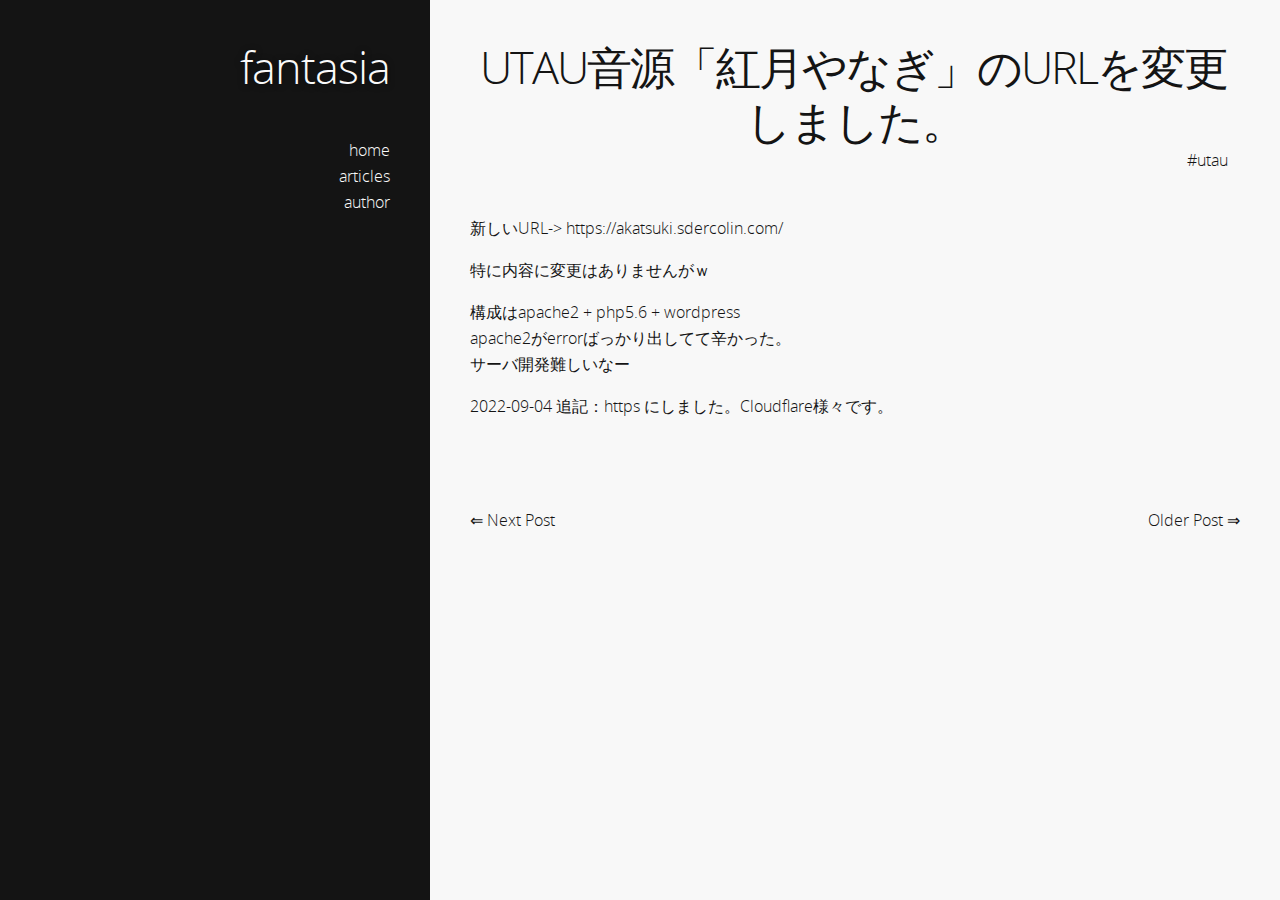
<file: posts/yanagi-migration/index.html>
<!DOCTYPE html><html lang="en-us"><head><meta charset="UTF-8"><meta http-equiv="X-UA-Compatible" content="IE=edge,chrome=1"><title>UTAU音源「紅月やなぎ」のURLを変更しました。 | fantasia</title><meta name="description" content="新しいURL-&gt; https://akatsuki.sdercolin.com/"><meta name="generator" content="fantasia"><meta name="author" content="sdercolin"><meta name="keywords"><meta name="HandheldFriendly" content="True"><meta name="MobileOptimized" content="320"><meta name="viewport" content="width=device-width,initial-scale=1.0,maximum-scale=1,user-scalable=0"><link rel="stylesheet" type="text/css" href="/styles/screen.css"><link rel="apple-touch-icon" sizes="57x57" href="/images/apple-touch-icon-57x57.png"><link rel="apple-touch-icon" sizes="60x60" href="/images/apple-touch-icon-60x60.png"><link rel="apple-touch-icon" sizes="72x72" href="/images/apple-touch-icon-72x72.png"><link rel="apple-touch-icon" sizes="76x76" href="/images/apple-touch-icon-76x76.png"><link rel="apple-touch-icon" sizes="114x114" href="/images/apple-touch-icon-114x114.png"><link rel="apple-touch-icon" sizes="120x120" href="/images/apple-touch-icon-120x120.png"><link rel="apple-touch-icon" sizes="144x144" href="/images/apple-touch-icon-144x144.png"><link rel="apple-touch-icon" sizes="152x152" href="/images/apple-touch-icon-152x152.png"><link rel="apple-touch-icon" sizes="180x180" href="/images/apple-touch-icon-180x180.png"><link rel="icon" type="image/png" sizes="16x16" href="/images/favicon-16x16.png"><link rel="icon" type="image/png" sizes="32x32" href="/images/favicon-32x32.png"><link rel="icon" type="image/png" sizes="96x96" href="/images/favicon-96x96.png"><link rel="icon" type="image/png" sizes="128x128" href="/images/favicon-128.png"><link rel="icon" type="image/png" sizes="196x196" href="/images/favicon-196x196.png"><meta name="msapplication-TileColor" content="#FFFFFF"><meta name="msapplication-TileImage" content="mstile-144x144.png"><meta name="msapplication-square70x70logo" content="mstile-70x70.png"><meta name="msapplication-square150x150logo" content="mstile-150x150.png"><meta name="msapplication-wide310x150logo" content="mstile-310x150.png"><meta name="msapplication-square310x310logo" content="mstile-310x310.png"><link rel="stylesheet" href="/css/prism.css" type="text/css"></head><body itemscope itemtype="https://schema.org/WebPage"><header itemscope itemtype="https://schema.org/WPHeader"><h1><a href="/" alt="fantasia" title="fantasia" itemprop="headline">fantasia</a></h1><p itemprop="description"></p><nav itemscope itemtype="https://schema.org/SiteNavigationElement"><ul><li itemprop="name"><a href="/ " alt="home" title="home" itemprop="url">home</a></li><li itemprop="name"><a href="/articles" alt="articles" title="articles" itemprop="url">articles</a></li><li itemprop="name"><a href="/author" alt="author" title="author" itemprop="url">author</a></li></ul></nav><div class="space"></div></header><main itemscope itemtype="https://schema.org/Blog"><article class="full"><h1 itemprop="headline" class="post-heading">UTAU音源「紅月やなぎ」のURLを変更しました。</h1><span class="page-tag-anchor"><a href="/tags/utau" itemprop="url">#utau
&nbsp;&nbsp;</a></span><span class="post-meta"></span><br><br><p>新しいURL-&gt; <a href="https://akatsuki.sdercolin.com/" target="_blank" rel="noopener">https://akatsuki.sdercolin.com/</a></p>
<p>特に内容に変更はありませんがｗ</p>
<p>構成はapache2 + php5.6 + wordpress<br>apache2がerrorばっかり出してて辛かった。<br>サーバ開発難しいなー</p>
<p>2022-09-04 追記：https にしました。Cloudflare様々です。</p>
</article><br><br><span class="next-post"><a href="/posts/hello-world/" itemprop="url">Older Post ⇒</a></span><span class="prev-post"><a href="/posts/unzip-dat/" itemprop="url">⇐ Next Post </a></span><br><br><br></main></body></html>
</file>
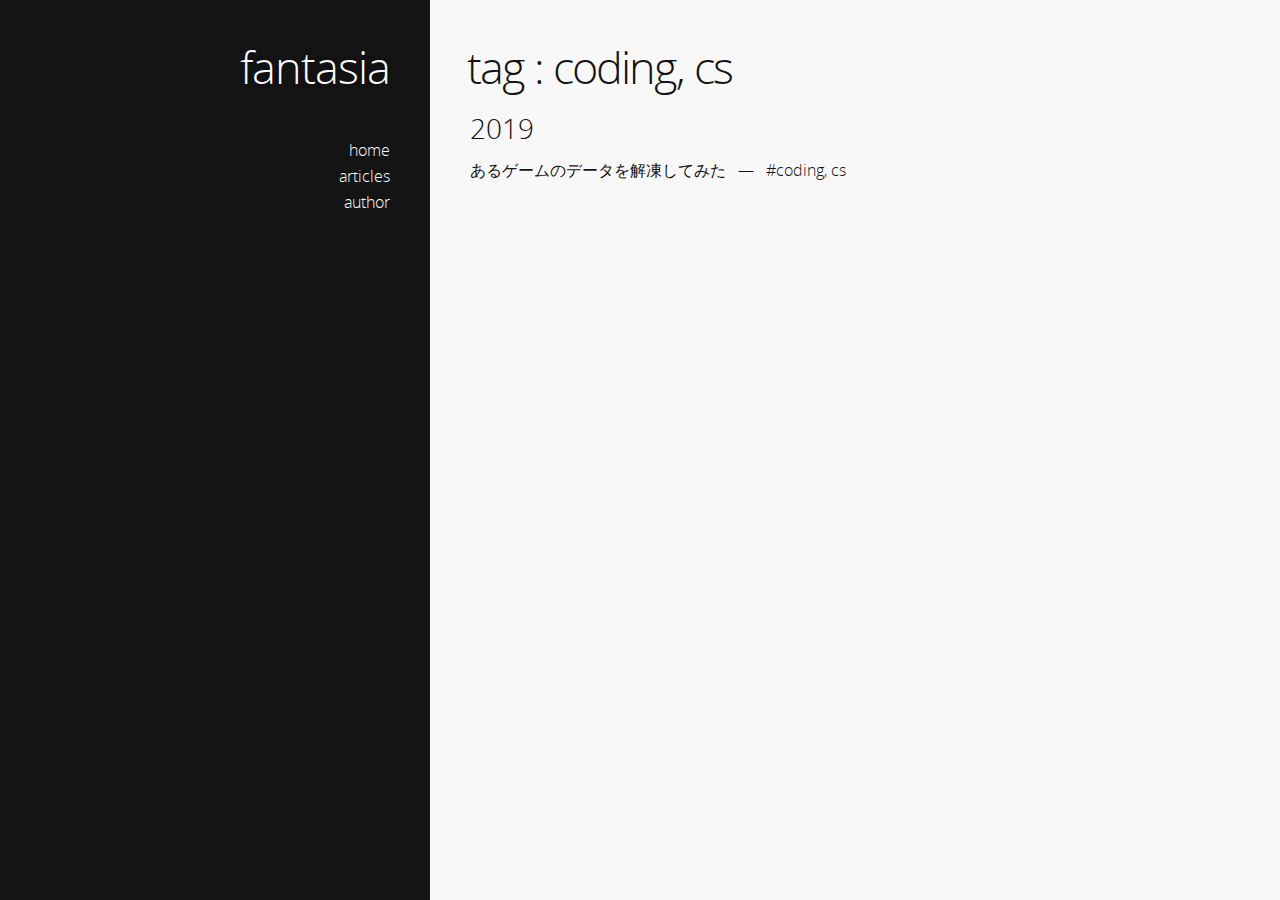
<file: tags/coding-cs/index.html>
<!DOCTYPE html><html lang="en-us"><head><meta charset="UTF-8"><meta http-equiv="X-UA-Compatible" content="IE=edge,chrome=1"><title>fantasia</title><meta name="description"><meta name="generator" content="fantasia"><meta name="author" content="sdercolin"><meta name="keywords"><meta name="HandheldFriendly" content="True"><meta name="MobileOptimized" content="320"><meta name="viewport" content="width=device-width,initial-scale=1.0,maximum-scale=1,user-scalable=0"><link rel="stylesheet" type="text/css" href="/styles/screen.css"><link rel="apple-touch-icon" sizes="57x57" href="/images/apple-touch-icon-57x57.png"><link rel="apple-touch-icon" sizes="60x60" href="/images/apple-touch-icon-60x60.png"><link rel="apple-touch-icon" sizes="72x72" href="/images/apple-touch-icon-72x72.png"><link rel="apple-touch-icon" sizes="76x76" href="/images/apple-touch-icon-76x76.png"><link rel="apple-touch-icon" sizes="114x114" href="/images/apple-touch-icon-114x114.png"><link rel="apple-touch-icon" sizes="120x120" href="/images/apple-touch-icon-120x120.png"><link rel="apple-touch-icon" sizes="144x144" href="/images/apple-touch-icon-144x144.png"><link rel="apple-touch-icon" sizes="152x152" href="/images/apple-touch-icon-152x152.png"><link rel="apple-touch-icon" sizes="180x180" href="/images/apple-touch-icon-180x180.png"><link rel="icon" type="image/png" sizes="16x16" href="/images/favicon-16x16.png"><link rel="icon" type="image/png" sizes="32x32" href="/images/favicon-32x32.png"><link rel="icon" type="image/png" sizes="96x96" href="/images/favicon-96x96.png"><link rel="icon" type="image/png" sizes="128x128" href="/images/favicon-128.png"><link rel="icon" type="image/png" sizes="196x196" href="/images/favicon-196x196.png"><meta name="msapplication-TileColor" content="#FFFFFF"><meta name="msapplication-TileImage" content="mstile-144x144.png"><meta name="msapplication-square70x70logo" content="mstile-70x70.png"><meta name="msapplication-square150x150logo" content="mstile-150x150.png"><meta name="msapplication-wide310x150logo" content="mstile-310x150.png"><meta name="msapplication-square310x310logo" content="mstile-310x310.png"><link rel="stylesheet" href="/css/prism.css" type="text/css"></head><body itemscope itemtype="https://schema.org/WebPage"><header itemscope itemtype="https://schema.org/WPHeader"><h1><a href="/" alt="fantasia" title="fantasia" itemprop="headline">fantasia</a></h1><p itemprop="description"></p><nav itemscope itemtype="https://schema.org/SiteNavigationElement"><ul><li itemprop="name"><a href="/ " alt="home" title="home" itemprop="url">home</a></li><li itemprop="name"><a href="/articles" alt="articles" title="articles" itemprop="url">articles</a></li><li itemprop="name"><a href="/author" alt="author" title="author" itemprop="url">author</a></li></ul></nav><div class="space"></div></header><main itemscope itemtype="https://schema.org/Blog"><article class="full"><h1 itemprop="headline">tag : coding, cs</h1><h4>2019</h4><ul><li itemprop="name"><a href="/posts/unzip-dat/" itemprop="url">あるゲームのデータを解凍してみた</a> &nbsp; &mdash; &nbsp;&nbsp;<a href="/tags/coding, cs" itemprop="url">#coding, cs</a>&nbsp;&nbsp;</li></ul></article></main></body></html>
</file>
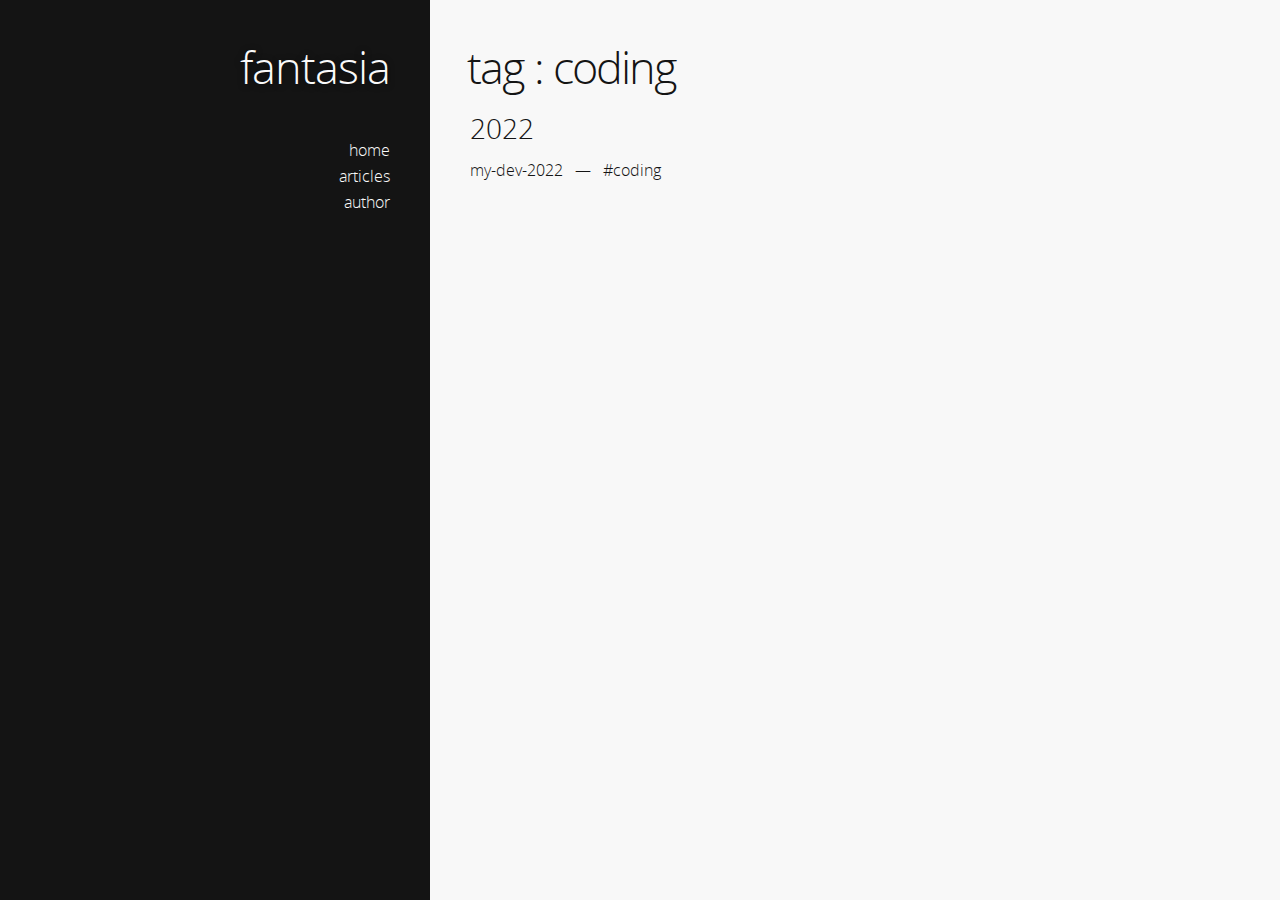
<file: tags/coding/index.html>
<!DOCTYPE html><html lang="en-us"><head><meta charset="UTF-8"><meta http-equiv="X-UA-Compatible" content="IE=edge,chrome=1"><title>fantasia</title><meta name="description"><meta name="generator" content="fantasia"><meta name="author" content="sdercolin"><meta name="keywords"><meta name="HandheldFriendly" content="True"><meta name="MobileOptimized" content="320"><meta name="viewport" content="width=device-width,initial-scale=1.0,maximum-scale=1,user-scalable=0"><link rel="stylesheet" type="text/css" href="/styles/screen.css"><link rel="apple-touch-icon" sizes="57x57" href="/images/apple-touch-icon-57x57.png"><link rel="apple-touch-icon" sizes="60x60" href="/images/apple-touch-icon-60x60.png"><link rel="apple-touch-icon" sizes="72x72" href="/images/apple-touch-icon-72x72.png"><link rel="apple-touch-icon" sizes="76x76" href="/images/apple-touch-icon-76x76.png"><link rel="apple-touch-icon" sizes="114x114" href="/images/apple-touch-icon-114x114.png"><link rel="apple-touch-icon" sizes="120x120" href="/images/apple-touch-icon-120x120.png"><link rel="apple-touch-icon" sizes="144x144" href="/images/apple-touch-icon-144x144.png"><link rel="apple-touch-icon" sizes="152x152" href="/images/apple-touch-icon-152x152.png"><link rel="apple-touch-icon" sizes="180x180" href="/images/apple-touch-icon-180x180.png"><link rel="icon" type="image/png" sizes="16x16" href="/images/favicon-16x16.png"><link rel="icon" type="image/png" sizes="32x32" href="/images/favicon-32x32.png"><link rel="icon" type="image/png" sizes="96x96" href="/images/favicon-96x96.png"><link rel="icon" type="image/png" sizes="128x128" href="/images/favicon-128.png"><link rel="icon" type="image/png" sizes="196x196" href="/images/favicon-196x196.png"><meta name="msapplication-TileColor" content="#FFFFFF"><meta name="msapplication-TileImage" content="mstile-144x144.png"><meta name="msapplication-square70x70logo" content="mstile-70x70.png"><meta name="msapplication-square150x150logo" content="mstile-150x150.png"><meta name="msapplication-wide310x150logo" content="mstile-310x150.png"><meta name="msapplication-square310x310logo" content="mstile-310x310.png"><link rel="stylesheet" href="/css/prism.css" type="text/css"></head><body itemscope itemtype="https://schema.org/WebPage"><header itemscope itemtype="https://schema.org/WPHeader"><h1><a href="/" alt="fantasia" title="fantasia" itemprop="headline">fantasia</a></h1><p itemprop="description"></p><nav itemscope itemtype="https://schema.org/SiteNavigationElement"><ul><li itemprop="name"><a href="/ " alt="home" title="home" itemprop="url">home</a></li><li itemprop="name"><a href="/articles" alt="articles" title="articles" itemprop="url">articles</a></li><li itemprop="name"><a href="/author" alt="author" title="author" itemprop="url">author</a></li></ul></nav><div class="space"></div></header><main itemscope itemtype="https://schema.org/Blog"><article class="full"><h1 itemprop="headline">tag : coding</h1><h4>2022</h4><ul><li itemprop="name"><a href="/posts/my-dev-2022/" itemprop="url">my-dev-2022</a> &nbsp; &mdash; &nbsp;&nbsp;<a href="/tags/coding" itemprop="url">#coding</a>&nbsp;&nbsp;</li></ul></article></main></body></html>
</file>
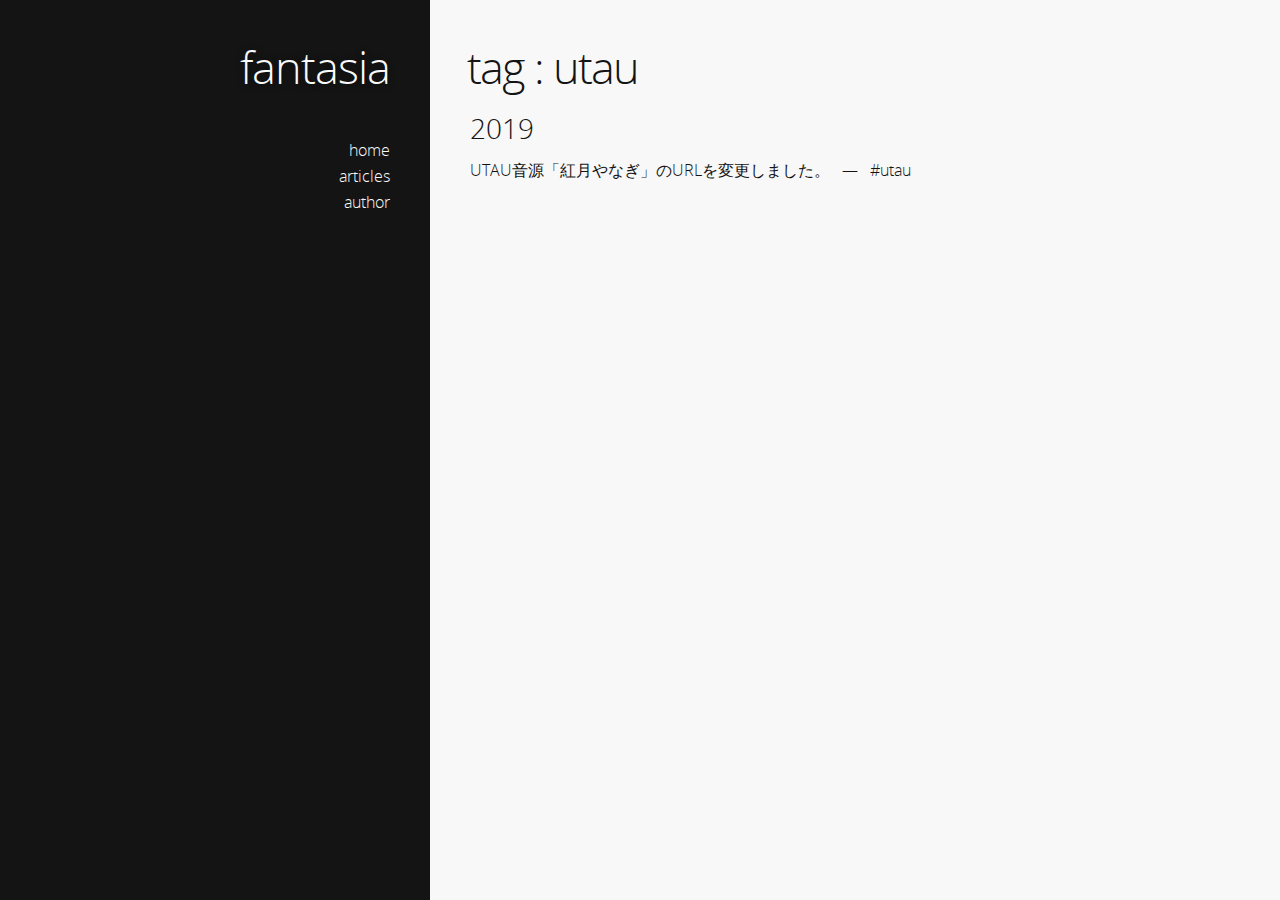
<file: tags/utau/index.html>
<!DOCTYPE html><html lang="en-us"><head><meta charset="UTF-8"><meta http-equiv="X-UA-Compatible" content="IE=edge,chrome=1"><title>fantasia</title><meta name="description"><meta name="generator" content="fantasia"><meta name="author" content="sdercolin"><meta name="keywords"><meta name="HandheldFriendly" content="True"><meta name="MobileOptimized" content="320"><meta name="viewport" content="width=device-width,initial-scale=1.0,maximum-scale=1,user-scalable=0"><link rel="stylesheet" type="text/css" href="/styles/screen.css"><link rel="apple-touch-icon" sizes="57x57" href="/images/apple-touch-icon-57x57.png"><link rel="apple-touch-icon" sizes="60x60" href="/images/apple-touch-icon-60x60.png"><link rel="apple-touch-icon" sizes="72x72" href="/images/apple-touch-icon-72x72.png"><link rel="apple-touch-icon" sizes="76x76" href="/images/apple-touch-icon-76x76.png"><link rel="apple-touch-icon" sizes="114x114" href="/images/apple-touch-icon-114x114.png"><link rel="apple-touch-icon" sizes="120x120" href="/images/apple-touch-icon-120x120.png"><link rel="apple-touch-icon" sizes="144x144" href="/images/apple-touch-icon-144x144.png"><link rel="apple-touch-icon" sizes="152x152" href="/images/apple-touch-icon-152x152.png"><link rel="apple-touch-icon" sizes="180x180" href="/images/apple-touch-icon-180x180.png"><link rel="icon" type="image/png" sizes="16x16" href="/images/favicon-16x16.png"><link rel="icon" type="image/png" sizes="32x32" href="/images/favicon-32x32.png"><link rel="icon" type="image/png" sizes="96x96" href="/images/favicon-96x96.png"><link rel="icon" type="image/png" sizes="128x128" href="/images/favicon-128.png"><link rel="icon" type="image/png" sizes="196x196" href="/images/favicon-196x196.png"><meta name="msapplication-TileColor" content="#FFFFFF"><meta name="msapplication-TileImage" content="mstile-144x144.png"><meta name="msapplication-square70x70logo" content="mstile-70x70.png"><meta name="msapplication-square150x150logo" content="mstile-150x150.png"><meta name="msapplication-wide310x150logo" content="mstile-310x150.png"><meta name="msapplication-square310x310logo" content="mstile-310x310.png"><link rel="stylesheet" href="/css/prism.css" type="text/css"></head><body itemscope itemtype="https://schema.org/WebPage"><header itemscope itemtype="https://schema.org/WPHeader"><h1><a href="/" alt="fantasia" title="fantasia" itemprop="headline">fantasia</a></h1><p itemprop="description"></p><nav itemscope itemtype="https://schema.org/SiteNavigationElement"><ul><li itemprop="name"><a href="/ " alt="home" title="home" itemprop="url">home</a></li><li itemprop="name"><a href="/articles" alt="articles" title="articles" itemprop="url">articles</a></li><li itemprop="name"><a href="/author" alt="author" title="author" itemprop="url">author</a></li></ul></nav><div class="space"></div></header><main itemscope itemtype="https://schema.org/Blog"><article class="full"><h1 itemprop="headline">tag : utau</h1><h4>2019</h4><ul><li itemprop="name"><a href="/posts/yanagi-migration/" itemprop="url">UTAU音源「紅月やなぎ」のURLを変更しました。</a> &nbsp; &mdash; &nbsp;&nbsp;<a href="/tags/utau" itemprop="url">#utau</a>&nbsp;&nbsp;</li></ul></article></main></body></html>
</file>
<file: css/prism.css>
/**
 * prism.js default theme for JavaScript, CSS and HTML
 * Based on dabblet (http://dabblet.com)
 * @author Lea Verou
 */

code[class*="language-"],
pre[class*="language-"] {
	color: black;
	background: none;
	text-shadow: 0 1px white;
	font-family: Consolas, Monaco, 'Andale Mono', 'Ubuntu Mono', monospace;
	font-size: 1em;
	text-align: left;
	white-space: pre;
	word-spacing: normal;
	word-break: normal;
	word-wrap: normal;
	line-height: 1.5;

	-moz-tab-size: 4;
	-o-tab-size: 4;
	tab-size: 4;

	-webkit-hyphens: none;
	-moz-hyphens: none;
	-ms-hyphens: none;
	hyphens: none;
}

pre[class*="language-"]::-moz-selection, pre[class*="language-"] ::-moz-selection,
code[class*="language-"]::-moz-selection, code[class*="language-"] ::-moz-selection {
	text-shadow: none;
	background: #b3d4fc;
}

pre[class*="language-"]::selection, pre[class*="language-"] ::selection,
code[class*="language-"]::selection, code[class*="language-"] ::selection {
	text-shadow: none;
	background: #b3d4fc;
}

@media print {
	code[class*="language-"],
	pre[class*="language-"] {
		text-shadow: none;
	}
}

/* Code blocks */
pre[class*="language-"] {
	padding: 1em;
	margin: .5em 0;
	overflow: auto;
}

:not(pre) > code[class*="language-"],
pre[class*="language-"] {
	background: #f5f2f0;
}

/* Inline code */
:not(pre) > code[class*="language-"] {
	padding: .1em;
	border-radius: .3em;
	white-space: normal;
}

.token.comment,
.token.prolog,
.token.doctype,
.token.cdata {
	color: slategray;
}

.token.punctuation {
	color: #999;
}

.namespace {
	opacity: .7;
}

.token.property,
.token.tag,
.token.boolean,
.token.number,
.token.constant,
.token.symbol,
.token.deleted {
	color: #905;
}

.token.selector,
.token.attr-name,
.token.string,
.token.char,
.token.builtin,
.token.inserted {
	color: #690;
}

.token.operator,
.token.entity,
.token.url,
.language-css .token.string,
.style .token.string {
	color: #9a6e3a;
	background: hsla(0, 0%, 100%, .5);
}

.token.atrule,
.token.attr-value,
.token.keyword {
	color: #07a;
}

.token.function,
.token.class-name {
	color: #DD4A68;
}

.token.regex,
.token.important,
.token.variable {
	color: #e90;
}

.token.important,
.token.bold {
	font-weight: bold;
}
.token.italic {
	font-style: italic;
}

.token.entity {
	cursor: help;
}
</file>
<file: styles/screen.css>
/*! normalize.css v3.0.2 | MIT License | git.io/normalize */

/**
 * 1. Set default font family to sans-serif.
 * 2. Prevent iOS text size adjust after orientation change, without disabling
 *    user zoom.
 */

html {
  font-family: sans-serif; /* 1 */
  -ms-text-size-adjust: 100%; /* 2 */
  -webkit-text-size-adjust: 100%; /* 2 */
}

/**
 * Remove default margin.
 */

body {
  margin: 0;
}

/* HTML5 display definitions
   ========================================================================== */

/**
 * Correct `block` display not defined for any HTML5 element in IE 8/9.
 * Correct `block` display not defined for `details` or `summary` in IE 10/11
 * and Firefox.
 * Correct `block` display not defined for `main` in IE 11.
 */

article,
aside,
details,
figcaption,
figure,
footer,
header,
hgroup,
main,
menu,
nav,
section,
summary {
  display: block;
}

/**
 * 1. Correct `inline-block` display not defined in IE 8/9.
 * 2. Normalize vertical alignment of `progress` in Chrome, Firefox, and Opera.
 */

audio,
canvas,
progress,
video {
  display: inline-block; /* 1 */
  vertical-align: baseline; /* 2 */
}

/**
 * Prevent modern browsers from displaying `audio` without controls.
 * Remove excess height in iOS 5 devices.
 */

audio:not([controls]) {
  display: none;
  height: 0;
}

/**
 * Address `[hidden]` styling not present in IE 8/9/10.
 * Hide the `template` element in IE 8/9/11, Safari, and Firefox < 22.
 */

[hidden],
template {
  display: none;
}

/* Links
   ========================================================================== */

/**
 * Remove the gray background color from active links in IE 10.
 */

a {
  background-color: transparent;
}

/**
 * Improve readability when focused and also mouse hovered in all browsers.
 */

a:active,
a:hover {
  outline: 0;
}

/* Text-level semantics
   ========================================================================== */

/**
 * Address styling not present in IE 8/9/10/11, Safari, and Chrome.
 */

abbr[title] {
  border-bottom: 1px dotted;
}

/**
 * Address style set to `bolder` in Firefox 4+, Safari, and Chrome.
 */

b,
strong {
  font-weight: bold;
}

/**
 * Address styling not present in Safari and Chrome.
 */

dfn {
  font-style: italic;
}

/**
 * Address variable `h1` font-size and margin within `section` and `article`
 * contexts in Firefox 4+, Safari, and Chrome.
 */

h1 {
  font-size: 2em;
  margin: 0.67em 0;
}

/**
 * Address styling not present in IE 8/9.
 */

mark {
  background: #ff0;
  color: #000;
}

/**
 * Address inconsistent and variable font size in all browsers.
 */

small {
  font-size: 80%;
}

/**
 * Prevent `sub` and `sup` affecting `line-height` in all browsers.
 */

sub,
sup {
  font-size: 75%;
  line-height: 0;
  position: relative;
  vertical-align: baseline;
}

sup {
  top: -0.5em;
}

sub {
  bottom: -0.25em;
}

/* Embedded content
   ========================================================================== */

/**
 * Remove border when inside `a` element in IE 8/9/10.
 */

img {
  border: 0;
}

/**
 * Correct overflow not hidden in IE 9/10/11.
 */

svg:not(:root) {
  overflow: hidden;
}

/* Grouping content
   ========================================================================== */

/**
 * Address margin not present in IE 8/9 and Safari.
 */

figure {
  margin: 1em 40px;
}

/**
 * Address differences between Firefox and other browsers.
 */

hr {
  -moz-box-sizing: content-box;
  box-sizing: content-box;
  height: 0;
}

/**
 * Contain overflow in all browsers.
 */

pre {
  overflow: auto;
}

/**
 * Address odd `em`-unit font size rendering in all browsers.
 */

code,
kbd,
pre,
samp {
  font-family: monospace, monospace;
  font-size: 1em;
}

/* Forms
   ========================================================================== */

/**
 * Known limitation: by default, Chrome and Safari on OS X allow very limited
 * styling of `select`, unless a `border` property is set.
 */

/**
 * 1. Correct color not being inherited.
 *    Known issue: affects color of disabled elements.
 * 2. Correct font properties not being inherited.
 * 3. Address margins set differently in Firefox 4+, Safari, and Chrome.
 */

button,
input,
optgroup,
select,
textarea {
  color: inherit; /* 1 */
  font: inherit; /* 2 */
  margin: 0; /* 3 */
}

/**
 * Address `overflow` set to `hidden` in IE 8/9/10/11.
 */

button {
  overflow: visible;
}

/**
 * Address inconsistent `text-transform` inheritance for `button` and `select`.
 * All other form control elements do not inherit `text-transform` values.
 * Correct `button` style inheritance in Firefox, IE 8/9/10/11, and Opera.
 * Correct `select` style inheritance in Firefox.
 */

button,
select {
  text-transform: none;
}

/**
 * 1. Avoid the WebKit bug in Android 4.0.* where (2) destroys native `audio`
 *    and `video` controls.
 * 2. Correct inability to style clickable `input` types in iOS.
 * 3. Improve usability and consistency of cursor style between image-type
 *    `input` and others.
 */

button,
html input[type="button"], /* 1 */
input[type="reset"],
input[type="submit"] {
  -webkit-appearance: button; /* 2 */
  cursor: pointer; /* 3 */
}

/**
 * Re-set default cursor for disabled elements.
 */

button[disabled],
html input[disabled] {
  cursor: default;
}

/**
 * Remove inner padding and border in Firefox 4+.
 */

button::-moz-focus-inner,
input::-moz-focus-inner {
  border: 0;
  padding: 0;
}

/**
 * Address Firefox 4+ setting `line-height` on `input` using `!important` in
 * the UA stylesheet.
 */

input {
  line-height: normal;
}

/**
 * It's recommended that you don't attempt to style these elements.
 * Firefox's implementation doesn't respect box-sizing, padding, or width.
 *
 * 1. Address box sizing set to `content-box` in IE 8/9/10.
 * 2. Remove excess padding in IE 8/9/10.
 */

input[type="checkbox"],
input[type="radio"] {
  box-sizing: border-box; /* 1 */
  padding: 0; /* 2 */
}

/**
 * Fix the cursor style for Chrome's increment/decrement buttons. For certain
 * `font-size` values of the `input`, it causes the cursor style of the
 * decrement button to change from `default` to `text`.
 */

input[type="number"]::-webkit-inner-spin-button,
input[type="number"]::-webkit-outer-spin-button {
  height: auto;
}

/**
 * 1. Address `appearance` set to `searchfield` in Safari and Chrome.
 * 2. Address `box-sizing` set to `border-box` in Safari and Chrome
 *    (include `-moz` to future-proof).
 */

input[type="search"] {
  -webkit-appearance: textfield; /* 1 */
  -moz-box-sizing: content-box;
  -webkit-box-sizing: content-box; /* 2 */
  box-sizing: content-box;
}

/**
 * Remove inner padding and search cancel button in Safari and Chrome on OS X.
 * Safari (but not Chrome) clips the cancel button when the search input has
 * padding (and `textfield` appearance).
 */

input[type="search"]::-webkit-search-cancel-button,
input[type="search"]::-webkit-search-decoration {
  -webkit-appearance: none;
}

/**
 * Define consistent border, margin, and padding.
 */

fieldset {
  border: 1px solid #c0c0c0;
  margin: 0 2px;
  padding: 0.35em 0.625em 0.75em;
}

/**
 * 1. Correct `color` not being inherited in IE 8/9/10/11.
 * 2. Remove padding so people aren't caught out if they zero out fieldsets.
 */

legend {
  border: 0; /* 1 */
  padding: 0; /* 2 */
}

/**
 * Remove default vertical scrollbar in IE 8/9/10/11.
 */

textarea {
  overflow: auto;
}

/**
 * Don't inherit the `font-weight` (applied by a rule above).
 * NOTE: the default cannot safely be changed in Chrome and Safari on OS X.
 */

optgroup {
  font-weight: bold;
}

/* Tables
   ========================================================================== */

/**
 * Remove most spacing between table cells.
 */

table {
  border-collapse: collapse;
  border-spacing: 0;
}

td,
th {
  padding: 0;
}

@font-face {
  font-family: 'Open Sans';
  font-style: normal;
  font-weight: 300;
  src: url("../fonts/opensans/300.woff2") format('woff2'), url("../fonts/opensans/300.woff") format('woff');
}
@font-face {
  font-family: 'Open Sans';
  font-style: normal;
  font-weight: 400;
  src: url("../fonts/opensans/400.woff2") format('woff2'), url("../fonts/opensans/400.woff") format('woff');
}
@font-face {
  font-family: 'Open Sans';
  font-style: normal;
  font-weight: 600;
  src: url("../fonts/opensans/600.woff2") format('woff2'), url("../fonts/opensans/600.woff") format('woff');
}
@font-face {
  font-family: 'Open Sans';
  font-style: normal;
  font-weight: 700;
  src: url("../fonts/opensans/700.woff2") format('woff2'), url("../fonts/opensans/700.woff") format('woff');
}
@font-face {
  font-family: 'Open Sans';
  font-style: normal;
  font-weight: 800;
  src: url("../fonts/opensans/800.woff2") format('woff2'), url("../fonts/opensans/800.woff") format('woff');
}
@font-face {
  font-family: 'Open Sans';
  font-style: italic;
  font-weight: 300;
  src: url("../fonts/opensans/300i.woff2") format('woff2'), url("../fonts/opensans/300i.woff") format('woff');
}
@font-face {
  font-family: 'Open Sans';
  font-style: italic;
  font-weight: 400;
  src: url("../fonts/opensans/400i.woff2") format('woff2'), url("../fonts/opensans/400i.woff") format('woff');
}
@font-face {
  font-family: 'Open Sans';
  font-style: italic;
  font-weight: 600;
  src: url("../fonts/opensans/600i.woff2") format('woff2'), url("../fonts/opensans/600i.woff") format('woff');
}
@font-face {
  font-family: 'Open Sans';
  font-style: italic;
  font-weight: 700;
  src: url("../fonts/opensans/700i.woff2") format('woff2'), url("../fonts/opensans/700i.woff") format('woff');
}
@font-face {
  font-family: 'Open Sans';
  font-style: italic;
  font-weight: 800;
  src: url("../fonts/opensans/800i.woff2") format('woff2'), url("../fonts/opensans/800i.woff") format('woff');
}
@font-face {
  font-family: 'Fira Mono';
  font-style: normal;
  font-weight: 400;
  src: url("../fonts/fira/400.woff2") format('woff2'), url("../fonts/fira/400.woff") format('woff');
}
@font-face {
  font-family: 'Fira Mono';
  font-style: normal;
  font-weight: 500;
  src: url("../fonts/fira/500.woff2") format('woff2'), url("../fonts/fira/500.woff") format('woff');
}
@font-face {
  font-family: 'Fira Mono';
  font-style: normal;
  font-weight: 700;
  src: url("../fonts/fira/700.woff2") format('woff2'), url("../fonts/fira/700.woff") format('woff');
}
html {
  font-size: 62.5%;
}
body {
  color: #141414;
  margin: 0;
  height: 100vh;
  -webkit-box-orient: vertical;
  -moz-box-orient: vertical;
  -o-box-orient: vertical;
  -webkit-flex-direction: column;
  -ms-flex-direction: column;
  flex-direction: column;
  font-family: 'Open Sans', sans-serif;
  font-size: 1.62rem;
  font-weight: 300;
  line-height: 1.6em;
}
a {
  color: #141414;
  text-decoration: none;
}
a:hover {
  -webkit-transition: color 0.3s ease;
  -moz-transition: color 0.3s ease;
  -o-transition: color 0.3s ease;
  -ms-transition: color 0.3s ease;
  transition: color 0.3s ease;
}
::-moz-selection,
::selection {
  color: #141414;
  background: $blue;
  text-shadow: none;
}
header,
main {
  overflow-y: auto;
  -webkit-overflow-scrolling: touch;
  padding: 20px;
}
header {
  -webkit-box-flex: 1;
  -moz-box-flex: 1;
  -o-box-flex: 1;
  box-flex: 1;
  -webkit-flex: 1;
  -ms-flex: 1;
  flex: 1;
  overflow: hidden;
  position: relative;
  text-align: center;
}
header a,
header h1,
header p,
header nav {
  position: relative;
  z-index: 2;
}
header a {
  color: #fafafa;
  text-decoration: none;
}
header a:hover {
  text-decoration: underline;
}
header h1 {
  color: #fafafa;
  font-family: 'Open Sans', sans-serif;
  font-size: 4.5rem;
  font-weight: 300;
  letter-spacing: -1px;
  text-shadow: 0 1px 6px rgba(0,0,0,0.5);
}
header h1 a:hover {
  text-decoration: none;
}
header p {
  color: #737373;
  font-family: 'Open Sans', sans-serif;
  font-size: 1.62rem;
  font-weight: 300;
  letter-spacing: 0;
  margin: 0;
  text-shadow: 0 1px 3px rgba(0,0,0,0.35);
}
header nav ul {
  list-style: none;
  margin: 0;
  padding: 0;
}
header nav ul li {
  display: inline-block;
  padding: 12px 0 12px 12px;
}
header nav ul li:after {
  content: '·';
  padding-left: 12px;
}
header nav ul li:last-child:after {
  content: '';
}
header .space {
  -webkit-animation: slide 8s linear infinite;
  -moz-animation: slide 8s linear infinite;
  -o-animation: slide 8s linear infinite;
  -ms-animation: slide 8s linear infinite;
  animation: slide 8s linear infinite;
  background-color: #141414;
  background-position: center center;
  -webkit-background-size: 240px;
  -moz-background-size: 240px;
  background-size: 240px;
  height: 400%;
  left: 0;
  position: absolute;
  top: 0;
  width: 400%;
  z-index: 1;
}
main {
  background: #f8f8f8;
  -webkit-box-flex: 2;
  -moz-box-flex: 2;
  -o-box-flex: 2;
  box-flex: 2;
  -webkit-flex: 2;
  -ms-flex: 2;
  flex: 2;
  hypens: auto;
  overflow-x: hidden;
  padding: 20px;
  text-align: left;
  word-break: normal;
  word-wrap: break-word;
}
main a.article {
  color: #141414;
  text-decoration: none;
}
main a.article:last-of-type article {
  border: none;
}
main a.article:last-of-type article:after {
  background: none;
  border: none;
  -webkit-box-shadow: none;
  box-shadow: none;
  padding-bottom: 20px;
}
main a.article:hover h2 {
  color: #737373;
  -webkit-transition: color 0.3s ease;
  -moz-transition: color 0.3s ease;
  -o-transition: color 0.3s ease;
  -ms-transition: color 0.3s ease;
  transition: color 0.3s ease;
}
main .page-title {
  color: #a4a4a4;
  font-family: 'Open Sans', sans-serif;
  font-size: 1.62rem;
  font-style: italic;
  font-weight: 300;
  margin: 0;
  padding-bottom: 16px;
  text-align: center;
}
main .post-meta {
  color: #a4a4a4;
  display: inline-block;
  font-family: 'Open Sans', sans-serif;
  font-weight: 300;
  font-size: 1.62rem;
  margin: 0;
}
main article.item {
  border-bottom: 1px solid rgba(0,0,0,0.15);
  color: #141414;
  padding: 40px;
  text-align: center;
}
main article.item h2 {
  break-word: normal;
  color: #141414;
  margin-bottom: 16px;
  word-wrap: break-word;
}
main article.item p.post-excerpt {
  font-size: 1.62rem;
  line-height: 1.6em;
  margin: 16px 0 0 0;
}
main article.item:after {
  display: block;
  content: '';
  width: 7px;
  height: 7px;
  border: 1px solid #dadada 1px solid;
  position: relative;
  top: 45px;
  left: 50%;
  margin-left: -5px;
  background: #d3d3d3;
  border-radius: 100%;
  -webkit-box-shadow: #f8f8f8 0 0 0 5px;
  box-shadow: #f8f8f8 0 0 0 5px;
}
main article.full {
  padding-bottom: 20px;
}
main article.full span.page-tag-anchor {
  float: right;
}
main article.full h1.post-heading {
  text-align: center;
  margin: auto;
}
main article.full h2 {
  margin: 0;
}
main article.full ul {
  list-style: none;
  padding: 0;
}
main article.full a {
  text-decoration: none;
}
main article.full a:hover {
  color: #737373;
}
main article.full p + img {
  margin-top: 0;
}
main article.full img {
  border-radius: 3px;
  height: auto;
  margin-top: 20px;
  width: 100%;
}
main article.full blockquote {
  -webkit-box-sizing: border-box;
  -moz-box-sizing: border-box;
  box-sizing: border-box;
  margin: 1.6em 0 1.6em 0;
  padding: 0 0 0 1.6em;
  border-left: #141414 0.4em solid;
}
main article.full blockquote footer {
  text-align: left;
  padding: 0;
  border: 0;
  background: none;
  color: #141414;
  line-height: 1.6em;
  font-size: 0.9em;
}
main article.full blockquote p {
  margin: 0.8em 0;
  font-style: italic;
}
main article.full blockquote small {
  display: inline-block;
  margin: 0.8em 0 0.8em 1.5em;
  font-size: 0.9rem;
  color: #f8f8f8;
}
main article.full blockquote small:before {
  content: '\2014 \00A0';
}
main article.full blockquote ol,
main article.full blockquote ul {
  font-style: italic;
}
main article.full blockquote cite {
  font-weight: bold;
}
main article.full blockquote cite:before {
  content: '—';
  padding: 0 0.3em;
}
main article.full blockquote cite a {
  color: $link-article-color;
  font-weight: normal;
}
main article.full .noshadow {
  -webkit-box-shadow: none;
  box-shadow: none;
  border-radius: 0;
}
main article.full .logos {
  display: inline-block;
  clear: both;
}
main article.full .logos img {
  width: auto;
}
main article.full .left {
  float: left;
}
main article.full .right {
  float: right;
}
main span.next-post {
  float: right;
}
main span.next-post a:hover {
  color: #737373;
}
main span.prev-post {
  float: left;
}
main span.prev-post a:hover {
  color: #737373;
}
main section#comments {
  border-top: 1px solid rgba(0,0,0,0.15);
  padding-top: 20px;
}
main footer {
  padding: 0;
  text-align: center;
  position: relative;
  padding: 4rem 0;
  border: 1px solid #d3d3d3 1px solid;
  font-size: 1.3rem;
  line-height: 2.1em;
  color: #8a8a8a;
  background: #ececec;
}
main footer :not(main) > a {
  color: #434343;
  font-weight: 700;
  text-decoration: none;
}
main .avatar {
  margin: auto;
  width: 150px;
  height: 150px;
  border-radius: 50%;
  background: url("../images/avatar.jpg");
  background-repeat: no-repeat;
  -webkit-background-size: 100% 100%;
  -moz-background-size: 100% 100%;
  background-size: 100% 100%;
  -webkit-box-shadow: 0px 0px 14px 0px rgba(0,0,0,0.75);
  -moz-box-shadow: 0px 0px 14px 0px rgba(0,0,0,0.75);
  -webkit-box-shadow: 0px 0px 14px 0px rgba(0,0,0,0.75);
  box-shadow: 0px 0px 14px 0px rgba(0,0,0,0.75);
}
main .avatar-name {
  text-align: center;
  font-size: 3.3rem;
  margin: 30px auto 9px auto;
  color: #141414;
}
main .avatar-description {
  margin-top: 5px;
  text-align: center;
  color: #737373;
  font-size: 2.1rem;
}
main .social-container {
  margin: 10px auto auto auto;
  text-align: center;
}
main .social-container a .icons {
  margin-right: 12px;
  margin-left: 12px;
  padding: auto 12px;
  color: #7d7d7d;
  font-size: 2.3rem;
}
main .social-container a .icons:hover {
  color: #141414;
}
main .social-container a .no-icons {
  font-weight: 800;
  font-size: 2.5rem;
}
h1,
h2,
h3,
h4,
h5,
h6 {
  font-family: 'Open Sans', sans-serif;
  font-weight: 300;
  line-height: 1;
  margin-top: 0;
  margin-bottom: 20px;
  text-rendering: optimizeLegibility;
}
h1 {
  font-size: 4.5rem;
  letter-spacing: -2px;
  line-height: 1.2em;
  text-indent: -3px;
}
h2 {
  font-size: 3.9rem;
  letter-spacing: -1px;
  line-height: 1.2em;
  text-indent: -2px;
}
h3 {
  font-size: 3.3rem;
}
h4 {
  font-size: 2.8rem;
  margin-bottom: 0;
}
h5 {
  font-size: 2.4rem;
}
h6 {
  font-size: 2rem;
}
a {
  -webkit-transition: color ease 0.3s;
  -moz-transition: color ease 0.3s;
  -o-transition: color ease 0.3s;
  -ms-transition: color ease 0.3s;
  transition: color ease 0.3s;
  text-decoration: none;
}
a:hover {
  color: $link-article-color;
}
hr {
  display: block;
  height: 1px;
  border: 0;
  border-top: #d3d3d3 1px solid;
  margin: 40px 0;
  padding: 0;
}
hr:after {
  display: block;
  content: '';
  width: 7px;
  height: 7px;
  border: 1px solid #dadada 1px solid;
  position: relative;
  top: -5px;
  left: 50%;
  margin-left: -5px;
  background: #d3d3d3;
  border-radius: 100%;
  -webkit-box-shadow: #f8f8f8 0 0 0 5px;
  box-shadow: #f8f8f8 0 0 0 5px;
}
@media (min-width: 720px) {
  body {
    display: -webkit-box;
    display: -moz-box;
    display: -webkit-flex;
    display: -ms-flexbox;
    display: box;
    display: flex;
    -webkit-box-orient: horizontal;
    -moz-box-orient: horizontal;
    -o-box-orient: horizontal;
    -webkit-flex-direction: row;
    -ms-flex-direction: row;
    flex-direction: row;
  }
  body header {
    -webkit-box-flex: 1;
    -moz-box-flex: 1;
    -o-box-flex: 1;
    box-flex: 1;
    -webkit-flex: 1;
    -ms-flex: 1;
    flex: 1;
    overflow: hidden;
    text-align: right;
    padding: 40px;
    max-width: 350px;
  }
  body header nav ul {
    padding-top: 24px;
  }
  body header nav ul li {
    display: block;
    line-height: 1.6em;
    padding: 0;
  }
  body header nav ul li:after {
    content: '';
    padding: 0;
  }
  body main {
    -webkit-box-flex: 2;
    -moz-box-flex: 2;
    -o-box-flex: 2;
    box-flex: 2;
    -webkit-flex: 2;
    -ms-flex: 2;
    flex: 2;
    padding: 40px;
  }
  body main form .form-column input[type="name"],
  body main form .form-column input[type="email"] {
    width: 35%;
    margin: 0.5em 0.5em 0.5em 0;
  }
}
@-moz-keyframes slide {
  0% {
    -webkit-transform: translate3d(0, 0, 0);
    -moz-transform: translate3d(0, 0, 0);
    -o-transform: translate3d(0, 0, 0);
    -ms-transform: translate3d(0, 0, 0);
    transform: translate3d(0, 0, 0);
  }
  100% {
    -webkit-transform: translate3d(-240px, -240px, 0);
    -moz-transform: translate3d(-240px, -240px, 0);
    -o-transform: translate3d(-240px, -240px, 0);
    -ms-transform: translate3d(-240px, -240px, 0);
    transform: translate3d(-240px, -240px, 0);
  }
}
@-webkit-keyframes slide {
  0% {
    -webkit-transform: translate3d(0, 0, 0);
    -moz-transform: translate3d(0, 0, 0);
    -o-transform: translate3d(0, 0, 0);
    -ms-transform: translate3d(0, 0, 0);
    transform: translate3d(0, 0, 0);
  }
  100% {
    -webkit-transform: translate3d(-240px, -240px, 0);
    -moz-transform: translate3d(-240px, -240px, 0);
    -o-transform: translate3d(-240px, -240px, 0);
    -ms-transform: translate3d(-240px, -240px, 0);
    transform: translate3d(-240px, -240px, 0);
  }
}
@-o-keyframes slide {
  0% {
    -webkit-transform: translate3d(0, 0, 0);
    -moz-transform: translate3d(0, 0, 0);
    -o-transform: translate3d(0, 0, 0);
    -ms-transform: translate3d(0, 0, 0);
    transform: translate3d(0, 0, 0);
  }
  100% {
    -webkit-transform: translate3d(-240px, -240px, 0);
    -moz-transform: translate3d(-240px, -240px, 0);
    -o-transform: translate3d(-240px, -240px, 0);
    -ms-transform: translate3d(-240px, -240px, 0);
    transform: translate3d(-240px, -240px, 0);
  }
}
@keyframes slide {
  0% {
    -webkit-transform: translate3d(0, 0, 0);
    -moz-transform: translate3d(0, 0, 0);
    -o-transform: translate3d(0, 0, 0);
    -ms-transform: translate3d(0, 0, 0);
    transform: translate3d(0, 0, 0);
  }
  100% {
    -webkit-transform: translate3d(-240px, -240px, 0);
    -moz-transform: translate3d(-240px, -240px, 0);
    -o-transform: translate3d(-240px, -240px, 0);
    -ms-transform: translate3d(-240px, -240px, 0);
    transform: translate3d(-240px, -240px, 0);
  }
}
</file>
